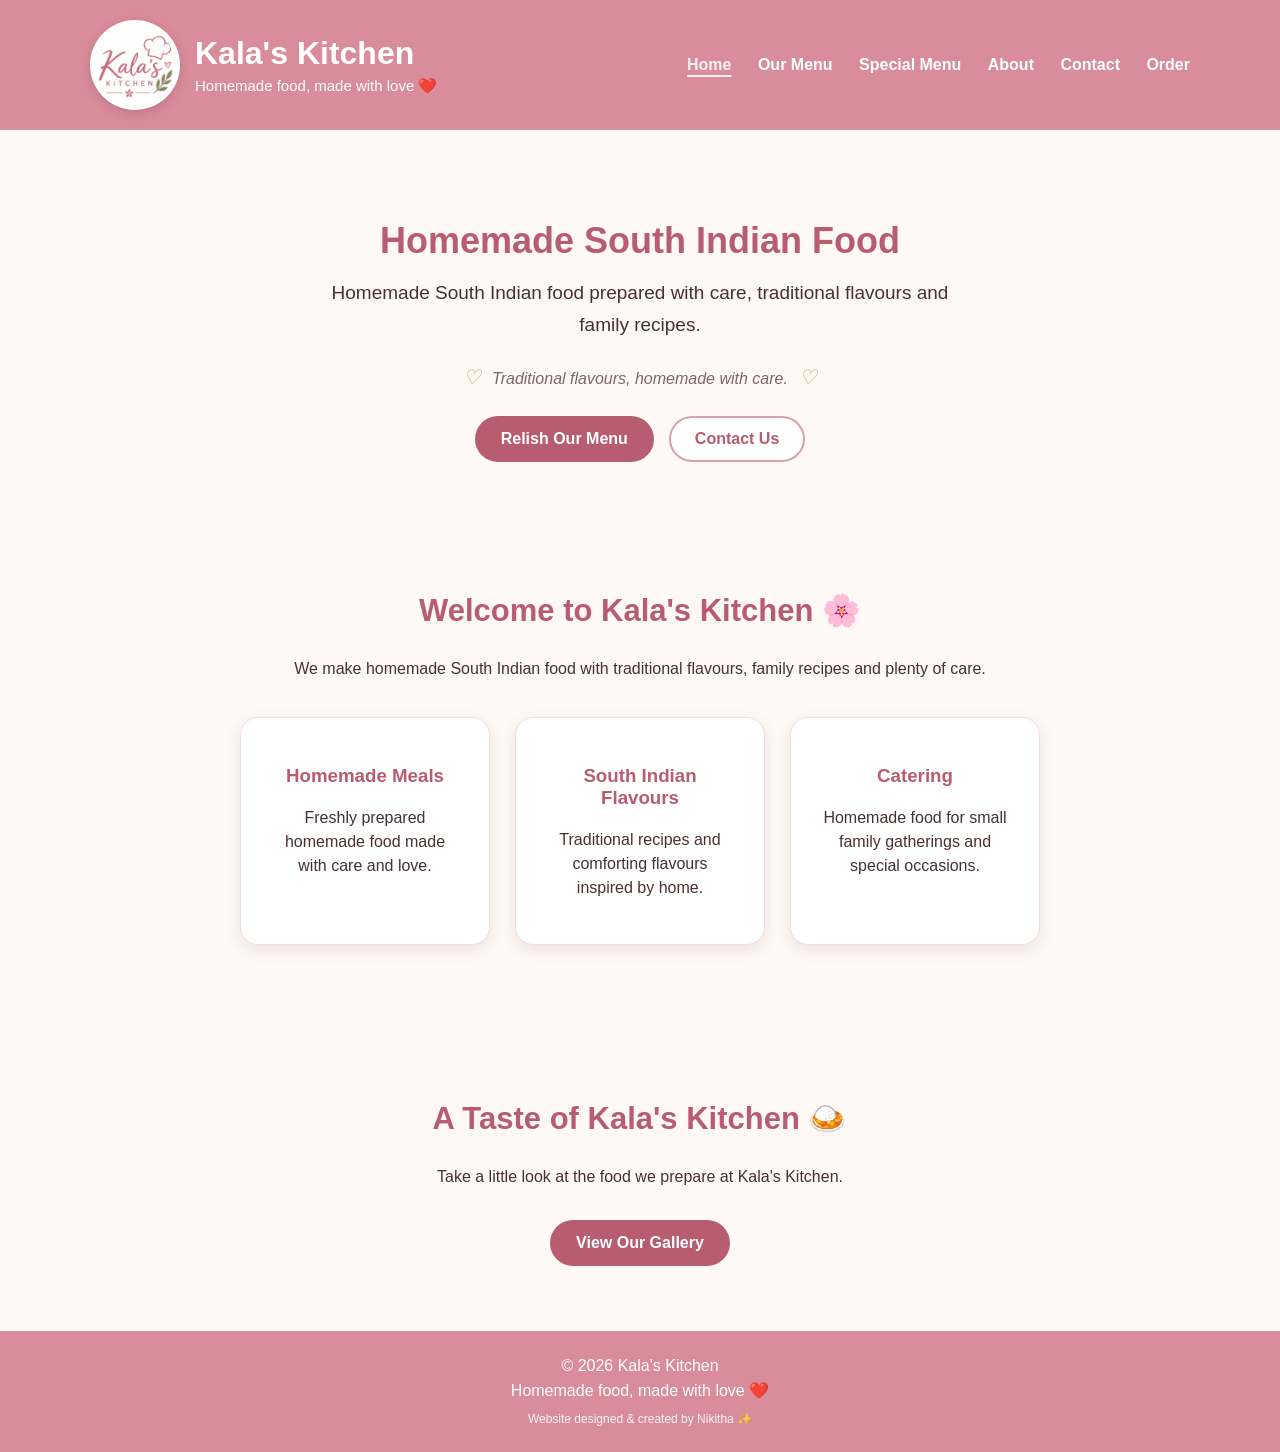
<file: index.html>
<!DOCTYPE html>
<html lang="en">

<head>
    <meta charset="UTF-8">
    <meta name="viewport" content="width=device-width, initial-scale=1.0">

    <title>Kala's Kitchen | Homemade South Indian Food</title>
    <meta name="description" content="Kala's Kitchen offers homemade South Indian food, freshly prepared with care for family, friends and special occasions.">
    
    <link rel="icon" type="image/png" href="logo.png?v=2">

    <link rel="stylesheet" href="style.css">

    <style>
        .hero-buttons {
            display: flex;
            justify-content: center;
            align-items: center;
            gap: 15px;
            margin-top: 22px;
            margin-bottom: 5px;
        }

        .hero-buttons .main-button,
        .hero-buttons .secondary-button {
            display: inline-block;
        }

        .hero {
            padding-bottom: 35px;
        }
    </style>

</head>

<body>

<!-- LOADING SCREEN -->

<div id="loader">

    <div class="loader-content">

        <img src="logo.png" alt="Kala's Kitchen">

        <p>Kala's Kitchen</p>

        <span>Homemade with love ❤️</span>

    </div>

</div>


<header>

    <div class="header-content">

        <div class="brand">

            <img src="logo.png" alt="Kala's Kitchen logo">

            <div>

                <h1>Kala's Kitchen</h1>

                <p>Homemade food, made with love ❤️</p>

            </div>

        </div>
    
<nav>
    <a href="index.html" class="active">Home</a>
    <a href="menu.html">Our Menu</a>
    <a href="special-menu.html">Special Menu</a>
    <a href="about.html">About</a>
    <a href="contact.html">Contact</a>
    <a href="order.html">Order</a>
</nav>

    </div>

</header>


<!-- HERO -->

<section class="hero">

    <h2>Homemade South Indian Food</h2>

    <p>
        Homemade South Indian food prepared with care,
        traditional flavours and family recipes.
    </p>

    <p class="hero-tagline">

        <span class="gold-heart">♡</span>

        Traditional flavours, homemade with care.

        <span class="gold-heart">♡</span>

    </p>


    <div class="hero-buttons">

        <a href="menu.html" class="main-button">
            Relish Our Menu
        </a>

        <a href="contact.html" class="secondary-button">
            Contact Us
        </a>

    </div>

</section>


<!-- WELCOME -->

<section class="section">

    <h2>Welcome to Kala's Kitchen 🌸</h2>

    <p>
        We make homemade South Indian food with traditional flavours,
        family recipes and plenty of care.
    </p>


    <div class="cards">

        <div class="card">

            <h3>Homemade Meals</h3>

            <p>
                Freshly prepared homemade food made with care and love.
            </p>

        </div>


        <div class="card">

            <h3>South Indian Flavours</h3>

            <p>
                Traditional recipes and comforting flavours inspired by home.
            </p>

        </div>


        <div class="card">

            <h3>Catering</h3>

            <p>
                Homemade food for small family gatherings and special occasions.
            </p>

        </div>

    </div>

</section>


<!-- A TASTE OF KALA'S KITCHEN -->

<section class="section">

    <h2>A Taste of Kala's Kitchen 🍛</h2>

    <p>
        Take a little look at the food we prepare at Kala's Kitchen.
    </p>

    <div class="section-button">

        <a href="about.html#gallery" class="main-button">
            View Our Gallery
        </a>

    </div>

</section>


<!-- FOOTER -->

<footer>

    <p>© 2026 Kala's Kitchen</p>

    <p>Homemade food, made with love ❤️</p>

    <p class="creator-credit">
        Website designed &amp; created by Nikitha ✨
    </p>

</footer>


<!-- LOADING SCREEN SCRIPT -->

<script>

    window.addEventListener("load", function () {

        setTimeout(function () {

            document.getElementById("loader").classList.add("loader-hidden");

        }, 900);

    });

</script>


    <!-- SCROLL TO TOP BUTTON -->

<button id="scrollTop" aria-label="Scroll to top">
    ↑
</button>

<script>

    const scrollTopButton = document.getElementById("scrollTop");

    window.addEventListener("scroll", function () {

        if (window.scrollY > 300) {
            scrollTopButton.classList.add("show");
        } else {
            scrollTopButton.classList.remove("show");
        }

    });

    scrollTopButton.addEventListener("click", function () {

        window.scrollTo({
            top: 0,
            behavior: "smooth"
        });

    });

</script>
    
</body>
</html>
</file>
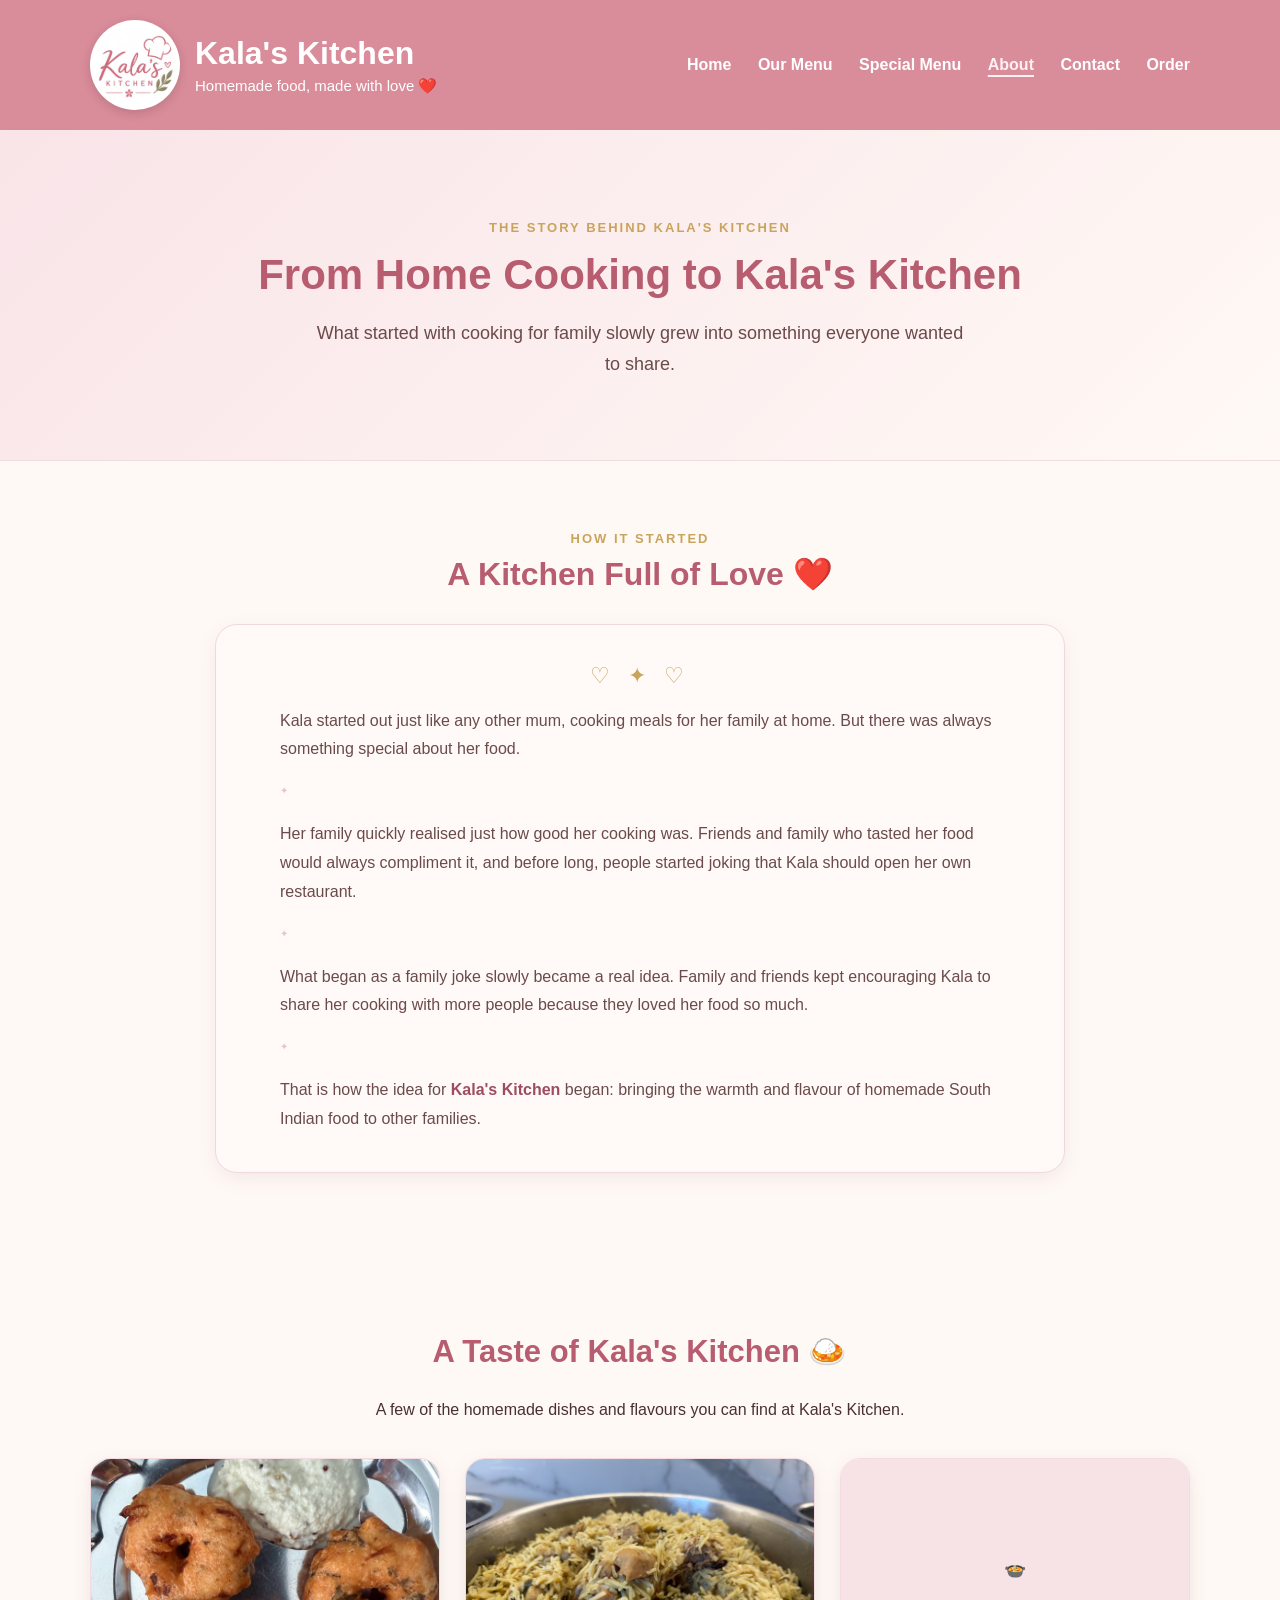
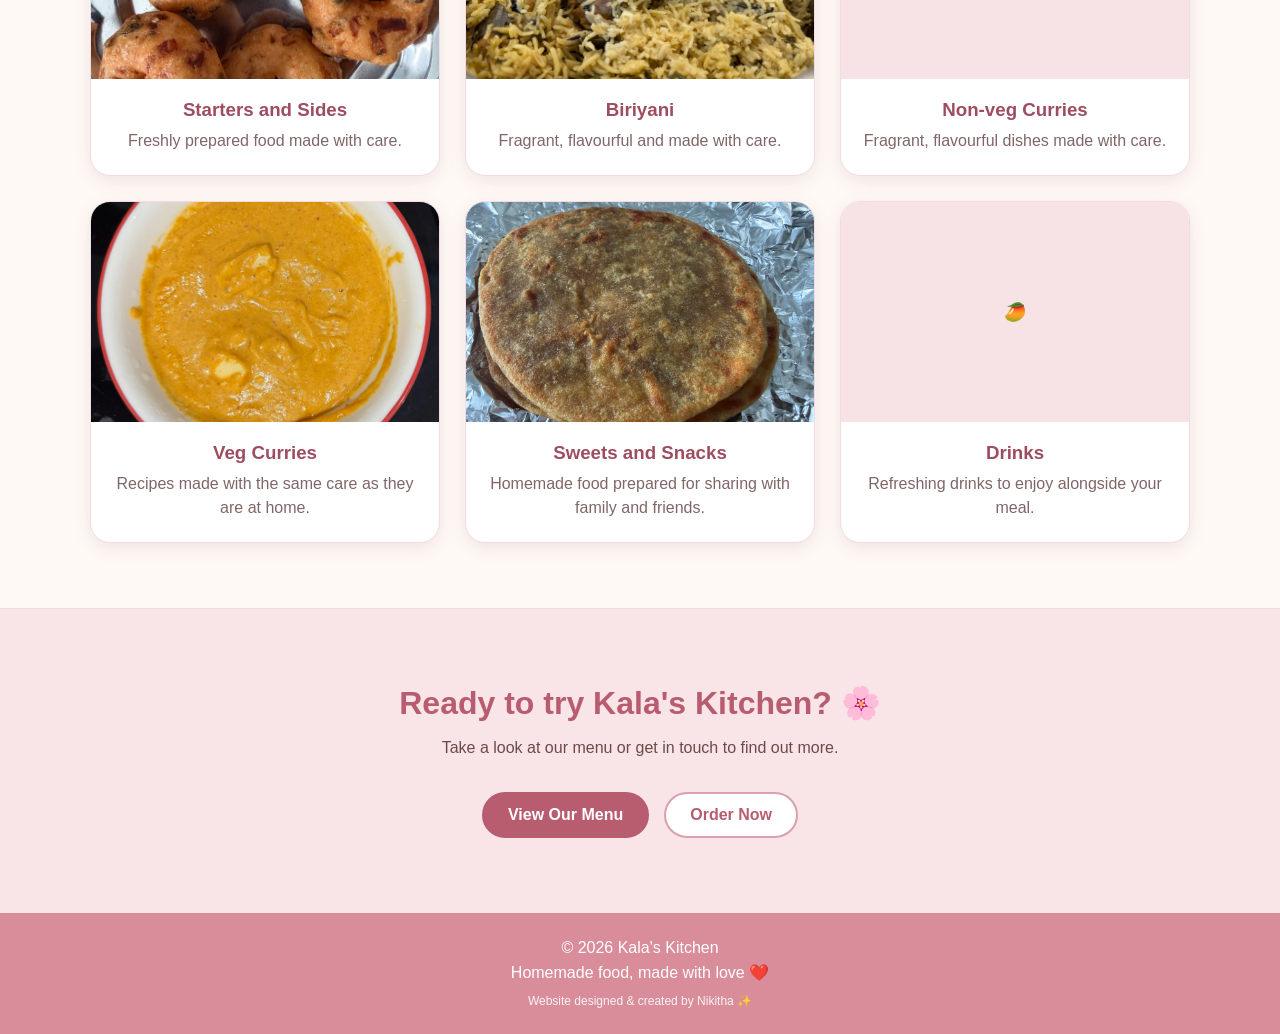
<file: about.html>
<!DOCTYPE html>
<html lang="en">

<head>
    <meta charset="UTF-8">
    <meta name="viewport" content="width=device-width, initial-scale=1.0">

    <title>About | Kala's Kitchen</title>
    <meta name="description" content="Learn the story behind Kala's Kitchen, a small family-run homemade South Indian food project made with love and care.">

    <link rel="icon" type="image/png" href="logo.png?v=2">
    <link rel="stylesheet" href="style.css">
</head>

<body>

    <!-- LOADING SCREEN -->

    <div id="loader">

        <div class="loader-content">

            <img src="logo.png" alt="Kala's Kitchen">

            <p>Kala's Kitchen</p>

            <span>Homemade with love ❤️</span>

        </div>

    </div>


    <!-- HEADER -->

    <header>
        <div class="header-content">

            <div class="brand">
                <img src="logo.png" alt="Kala's Kitchen logo">

                <div>
                    <h1>Kala's Kitchen</h1>
                    <p>Homemade food, made with love ❤️</p>
                </div>
            </div>

            <nav>
                <a href="index.html">Home</a>
                <a href="menu.html">Our Menu</a>
                <a href="special-menu.html">Special Menu</a>
                <a href="about.html" class="active">About</a>
                <a href="contact.html">Contact</a>
                <a href="order.html">Order</a>
            </nav>

        </div>
    </header>


    <!-- ABOUT HERO -->

    <section class="about-hero">
        <div class="about-hero-content">

            <p class="about-small-title">THE STORY BEHIND KALA'S KITCHEN</p>

            <h2>From Home Cooking to Kala's Kitchen</h2>

            <p>
                What started with cooking for family slowly grew into something
                everyone wanted to share.
            </p>

        </div>
    </section>


    <!-- OUR STORY -->

<section class="about-story-section" id="story">

    <div class="about-story-heading">

        <p class="about-small-title">HOW IT STARTED</p>

        <h2>A Kitchen Full of Love ❤️</h2>

    </div>


    <div class="about-story-main">

        <div class="story-decoration">♡ ✦ ♡</div>

        <p>
            Kala started out just like any other mum, cooking meals for her
            family at home. But there was always something special about her
            food.
        </p>

        <p>
            Her family quickly realised just how good her cooking was.
            Friends and family who tasted her food would always compliment
            it, and before long, people started joking that Kala should
            open her own restaurant.
        </p>

        <p>
            What began as a family joke slowly became a real idea. Family
            and friends kept encouraging Kala to share her cooking with
            more people because they loved her food so much.
        </p>

        <p>
            That is how the idea for <strong>Kala's Kitchen</strong> began:
            bringing the warmth and flavour of homemade South Indian food
            to other families.
        </p>

    </div>

</section>


    <!-- FOOD GALLERY -->

    <section class="section" id="gallery">

        <h2>A Taste of Kala's Kitchen 🍛</h2>

        <p>
            A few of the homemade dishes and flavours you can find at
            Kala's Kitchen.
        </p>

        <div class="food-gallery-grid" id="foodGallery">
            <p>Loading our food gallery…</p>
        </div>
        <script>
        fetch("data/gallery.json")
            .then(response => { if (!response.ok) throw new Error("Gallery unavailable"); return response.json(); })
            .then(photos => {
                const gallery = document.getElementById("foodGallery");
                gallery.textContent = "";
                photos.forEach(photo => {
                    const card = document.createElement("div");
                    card.className = "food-photo-card";
                    const frame = document.createElement("div");
                    frame.className = "food-photo-placeholder";

                    if (photo.image && photo.image.trim()) {
                        const image = document.createElement("img");
                        image.className = "food-photo-image";
                        image.src = photo.image;
                        image.alt = photo.image_alt || photo.title || "Food from Kala's Kitchen";
                        frame.appendChild(image);
                    } else {
                        frame.textContent = photo.placeholder || "🍽️ Photo coming soon";
                        frame.setAttribute("aria-label", "Photo coming soon");
                    }

                    const title = document.createElement("h3");
                    title.textContent = photo.title || "";
                    const caption = document.createElement("p");
                    caption.textContent = photo.description || "";
                    card.append(frame, title, caption);
                    gallery.appendChild(card);
                });
            })
            .catch(() => {
                document.getElementById("foodGallery").textContent = "Our gallery is being refreshed. Please check back soon.";
            });
        </script>

    </section>


    <!-- FINAL CTA -->

    <section class="about-final">

        <h2>Ready to try Kala's Kitchen? 🌸</h2>

        <p>
            Take a look at our menu or get in touch to find out more.
        </p>

        <div class="hero-buttons">

            <a href="menu.html" class="main-button">
                View Our Menu
            </a>

            <a href="order.html" class="secondary-button">
                Order Now
            </a>

        </div>

    </section>


    <!-- FOOTER -->

    <footer>

        <p>© 2026 Kala's Kitchen</p>

        <p>Homemade food, made with love ❤️</p>

        <p class="creator-credit">
            Website designed &amp; created by Nikitha ✨
        </p>

    </footer>


    <!-- LOADING SCREEN SCRIPT -->

    <script>

        window.addEventListener("load", function () {

            setTimeout(function () {

                document.getElementById("loader").classList.add("loader-hidden");

            }, 900);

        });

    </script>


    <!-- SCROLL TO TOP BUTTON -->

<button id="scrollTop" aria-label="Scroll to top">
    ↑
</button>

<script>

    const scrollTopButton = document.getElementById("scrollTop");

    window.addEventListener("scroll", function () {

        if (window.scrollY > 300) {
            scrollTopButton.classList.add("show");
        } else {
            scrollTopButton.classList.remove("show");
        }

    });

    scrollTopButton.addEventListener("click", function () {

        window.scrollTo({
            top: 0,
            behavior: "smooth"
        });

    });

</script>
    
</body>

</html>
</file>
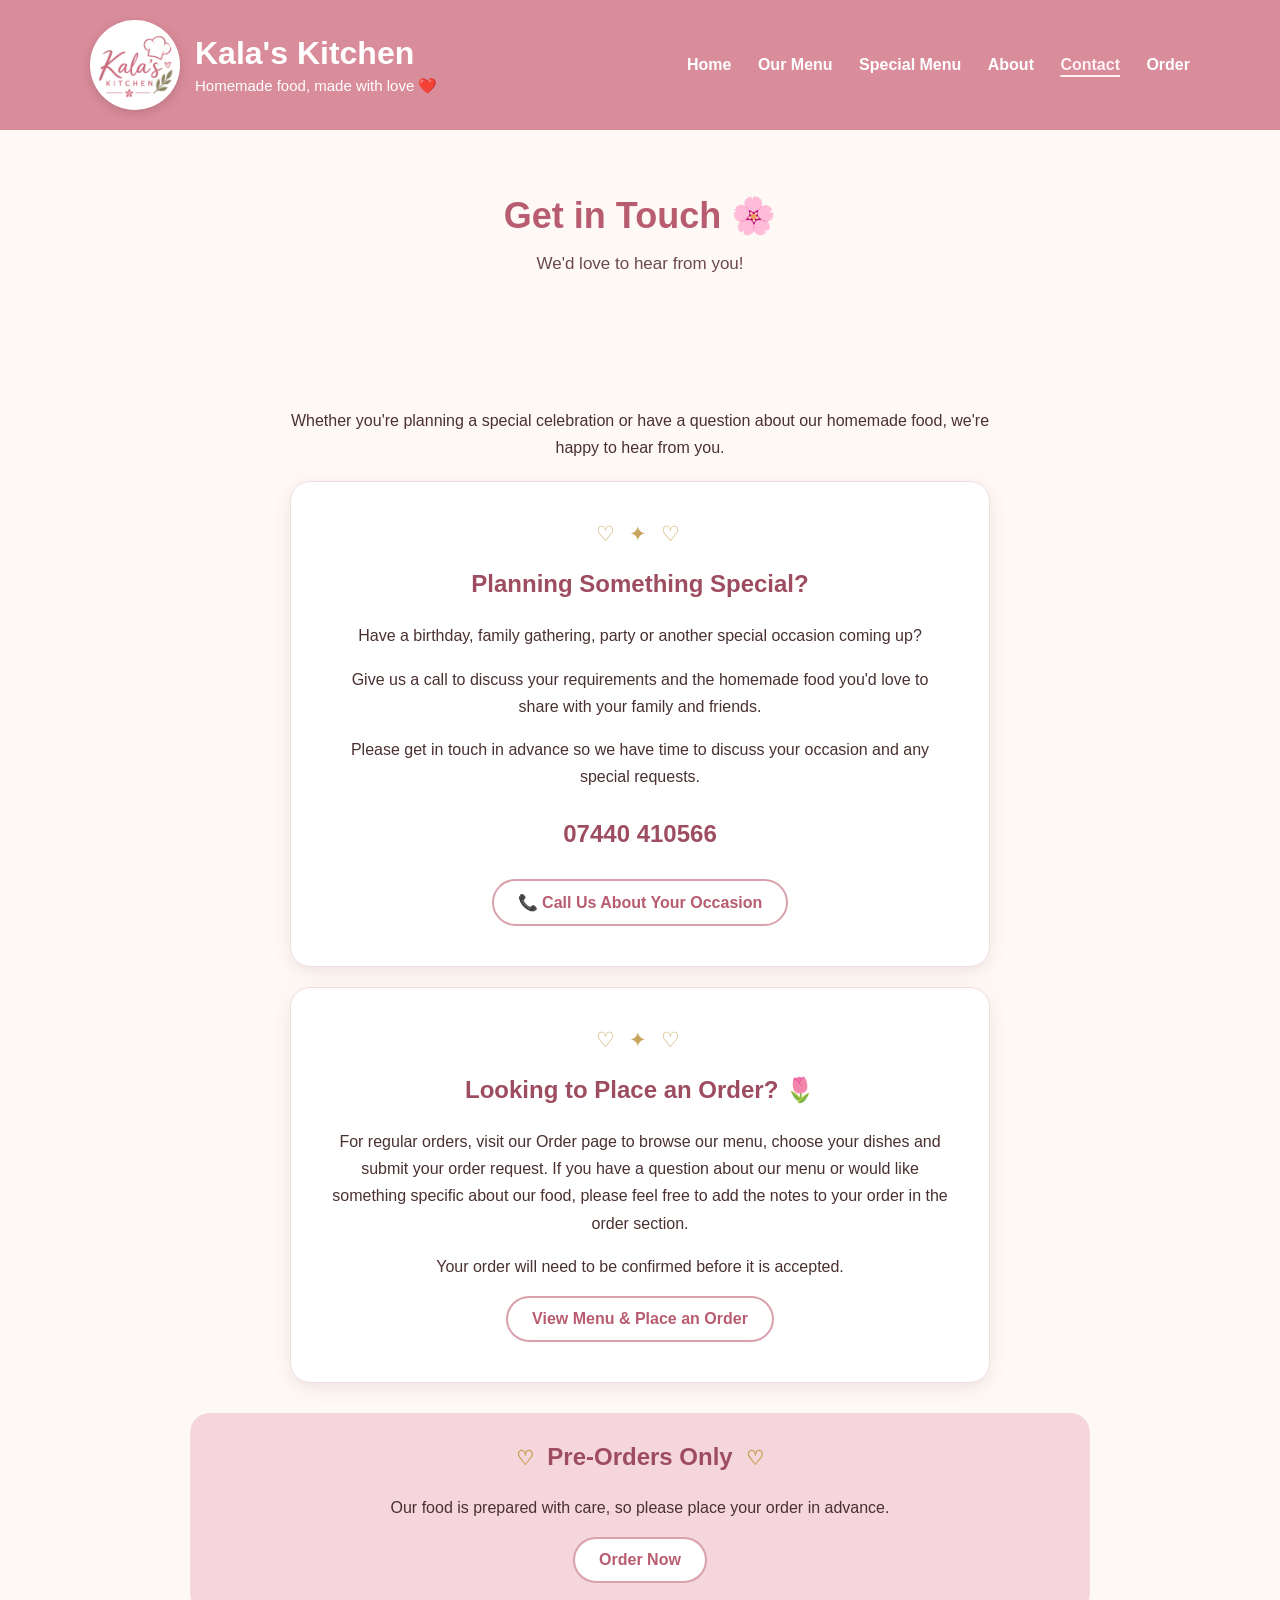
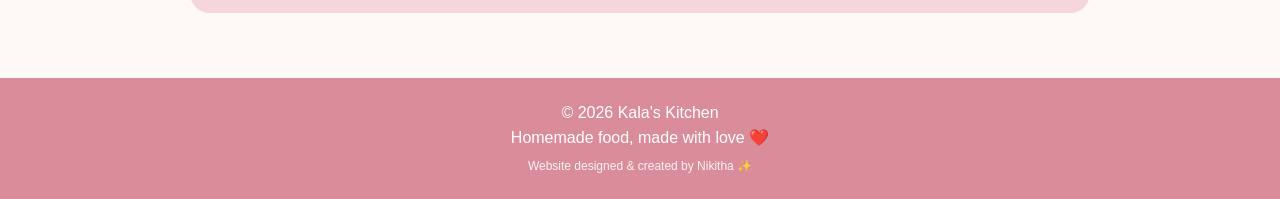
<file: contact.html>
<!DOCTYPE html>
<html lang="en">

<head>
    <meta charset="UTF-8">
    <meta name="viewport" content="width=device-width, initial-scale=1.0">

    <title>Contact Us | Kala's Kitchen</title>
    <meta name="description" content="Contact Kala's Kitchen about special occasions, family gatherings and catering enquiries. For regular orders, visit our Order page.">

    <link rel="icon" type="image/png" href="logo.png?v=2">
    <link rel="stylesheet" href="style.css">
</head>

<body>

<!-- LOADING SCREEN -->

<div id="loader">
    <div class="loader-content">
        <img src="logo.png" alt="Kala's Kitchen">
        <p>Kala's Kitchen</p>
        <span>Homemade with love ❤️</span>
    </div>
</div>


<!-- HEADER -->

<header>
    <div class="header-content">

        <div class="brand">
            <img src="logo.png" alt="Kala's Kitchen logo">

            <div>
                <h1>Kala's Kitchen</h1>
                <p>Homemade food, made with love ❤️</p>
            </div>
        </div>

        <nav>
            <a href="index.html">Home</a>
            <a href="menu.html">Our Menu</a>
            <a href="special-menu.html">Special Menu</a>
            <a href="about.html">About</a>
            <a href="contact.html" class="active">Contact</a>
            <a href="order.html">Order</a>
        </nav>

    </div>
</header>


<!-- PAGE TITLE -->

<section class="page-title">
    <h2>Get in Touch 🌸</h2>

    <p>
        We'd love to hear from you!
    </p>
</section>


<!-- CONTACT SECTION -->

<section class="section">

    <p>
        Whether you're planning a special celebration or have
        a question about our homemade food, we're happy to hear
        from you.
    </p>


    <!-- SPECIAL OCCASIONS -->

    <div class="contact-box">

        <div class="heart-line">♡ ✦ ♡</div>

        <h3>Planning Something Special?</h3>

        <p>
            Have a birthday, family gathering, party or another
            special occasion coming up?
        </p>

        <p>
            Give us a call to discuss your requirements and the
            homemade food you'd love to share with your
            family and friends.
        </p>

        <p>
            Please get in touch in advance so we have time
            to discuss your occasion and any special requests.
        </p>

        <p class="contact-phone">
            <a href="tel:07440410566"
               style="color: inherit; text-decoration: none;">
                07440 410566
            </a>
        </p>

        <a href="tel:07440410566" class="secondary-button">
            📞 Call Us About Your Occasion
        </a>

    </div>


    <!-- REGULAR ORDERS -->

    <div class="contact-box">

        <div class="heart-line">♡ ✦ ♡</div>

        <h3>Looking to Place an Order? 🌷</h3>

        <p>
            For regular orders, visit our Order page to browse
            our menu, choose your dishes and submit your
            order request. If you have a question about our menu or would like
            something specific about our food, please feel free
            to add the notes to your order in the order section.
        </p>

        <p>
            Your order will need to be confirmed before it
            is accepted.
        </p>

        <a href="order.html" class="secondary-button">
            View Menu &amp; Place an Order
        </a>

    </div>


<!-- PRE-ORDERS NOTICE -->

<section class="preorder-box">

    <h3>
        <span class="gold-heart">♡</span>
        Pre-Orders Only
        <span class="gold-heart">♡</span>
    </h3>

    <p>
        Our food is prepared with care, so please place
        your order in advance.
    </p>

    <a href="order.html" class="secondary-button">
        Order Now
    </a>

</section>
</section>


<!-- FOOTER -->

<footer>

    <p>© 2026 Kala's Kitchen</p>

    <p>Homemade food, made with love ❤️</p>

    <p class="creator-credit">
        Website designed &amp; created by Nikitha ✨
    </p>

</footer>


<!-- LOADING SCREEN SCRIPT -->

<script>
    window.addEventListener("load", function () {

        setTimeout(function () {
            document.getElementById("loader")
                .classList.add("loader-hidden");
        }, 900);

    });
</script>


<!-- SCROLL TO TOP BUTTON -->

<button id="scrollTop" aria-label="Scroll to top">
    ↑
</button>

<script>
    const scrollTopButton = document.getElementById("scrollTop");

    window.addEventListener("scroll", function () {

        if (window.scrollY > 300) {
            scrollTopButton.classList.add("show");
        } else {
            scrollTopButton.classList.remove("show");
        }

    });

    scrollTopButton.addEventListener("click", function () {

        window.scrollTo({
            top: 0,
            behavior: "smooth"
        });

    });
</script>

</body>
</html>
</file>
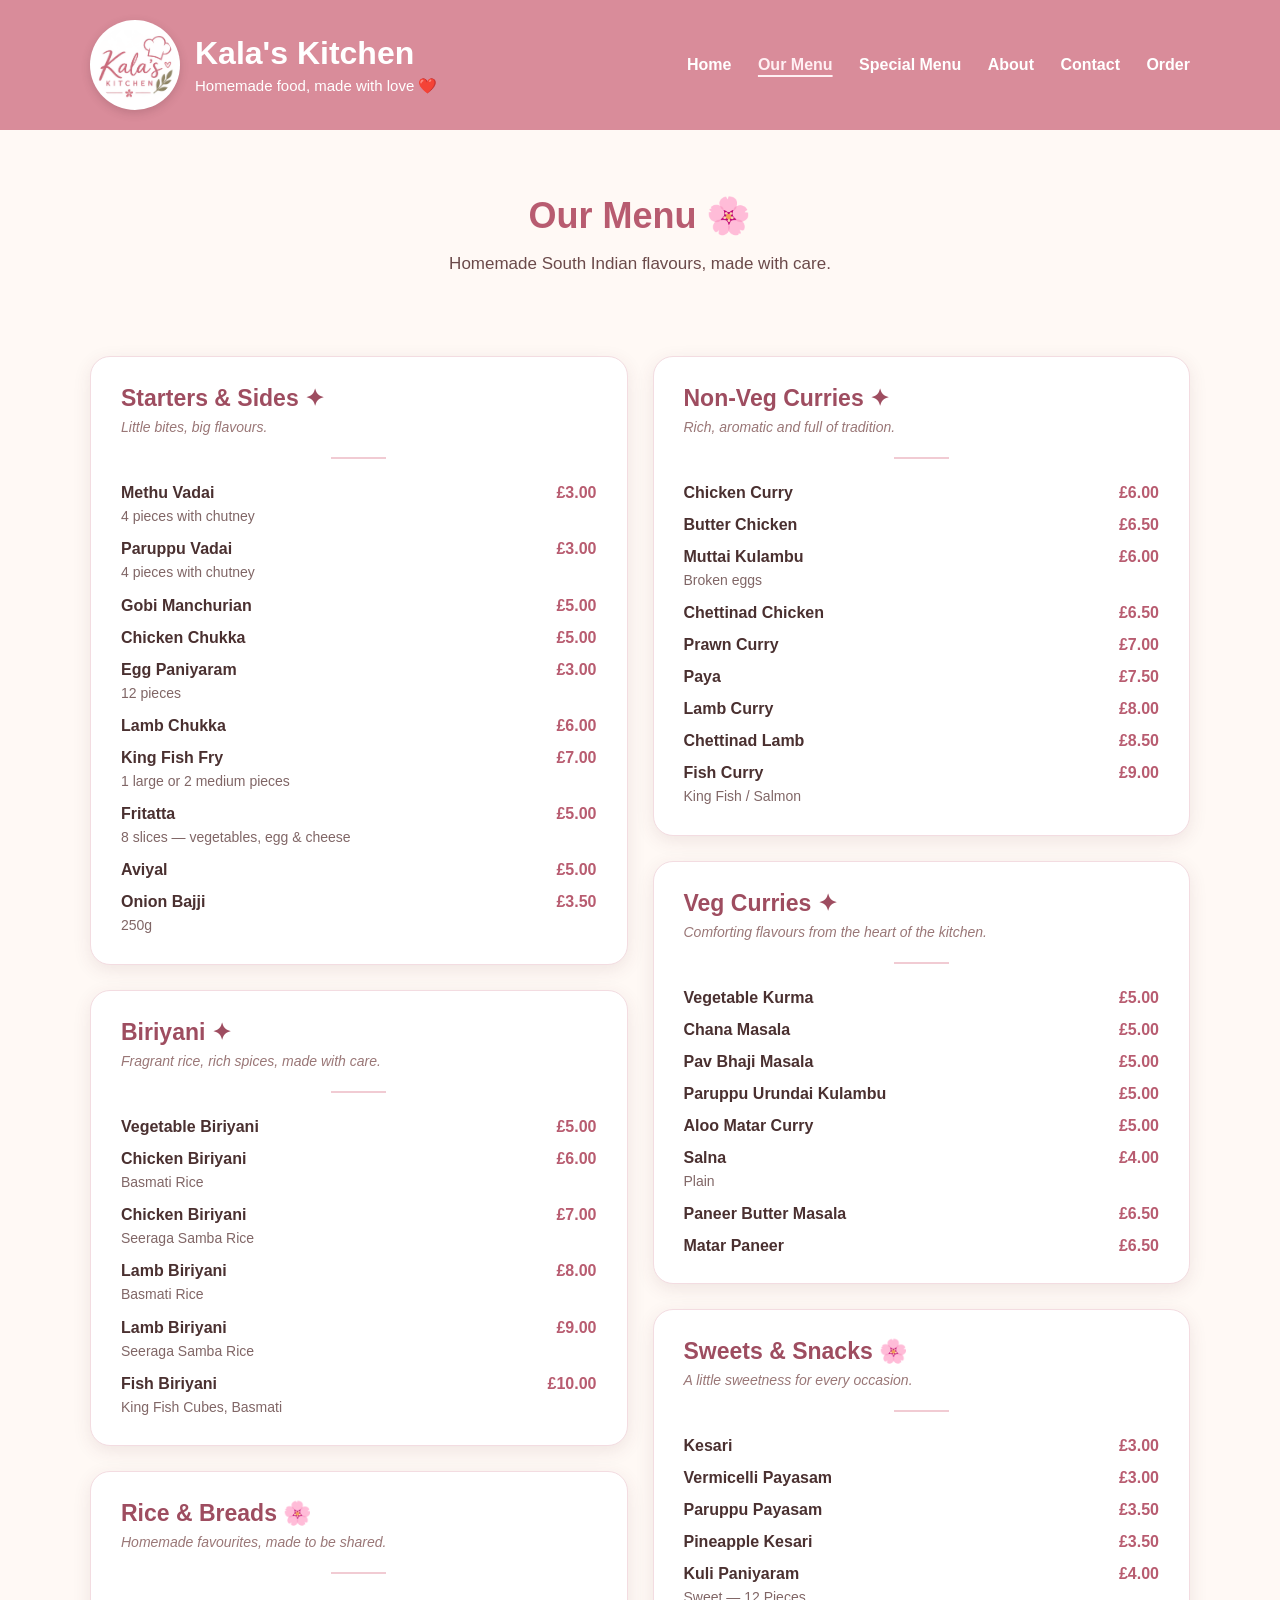
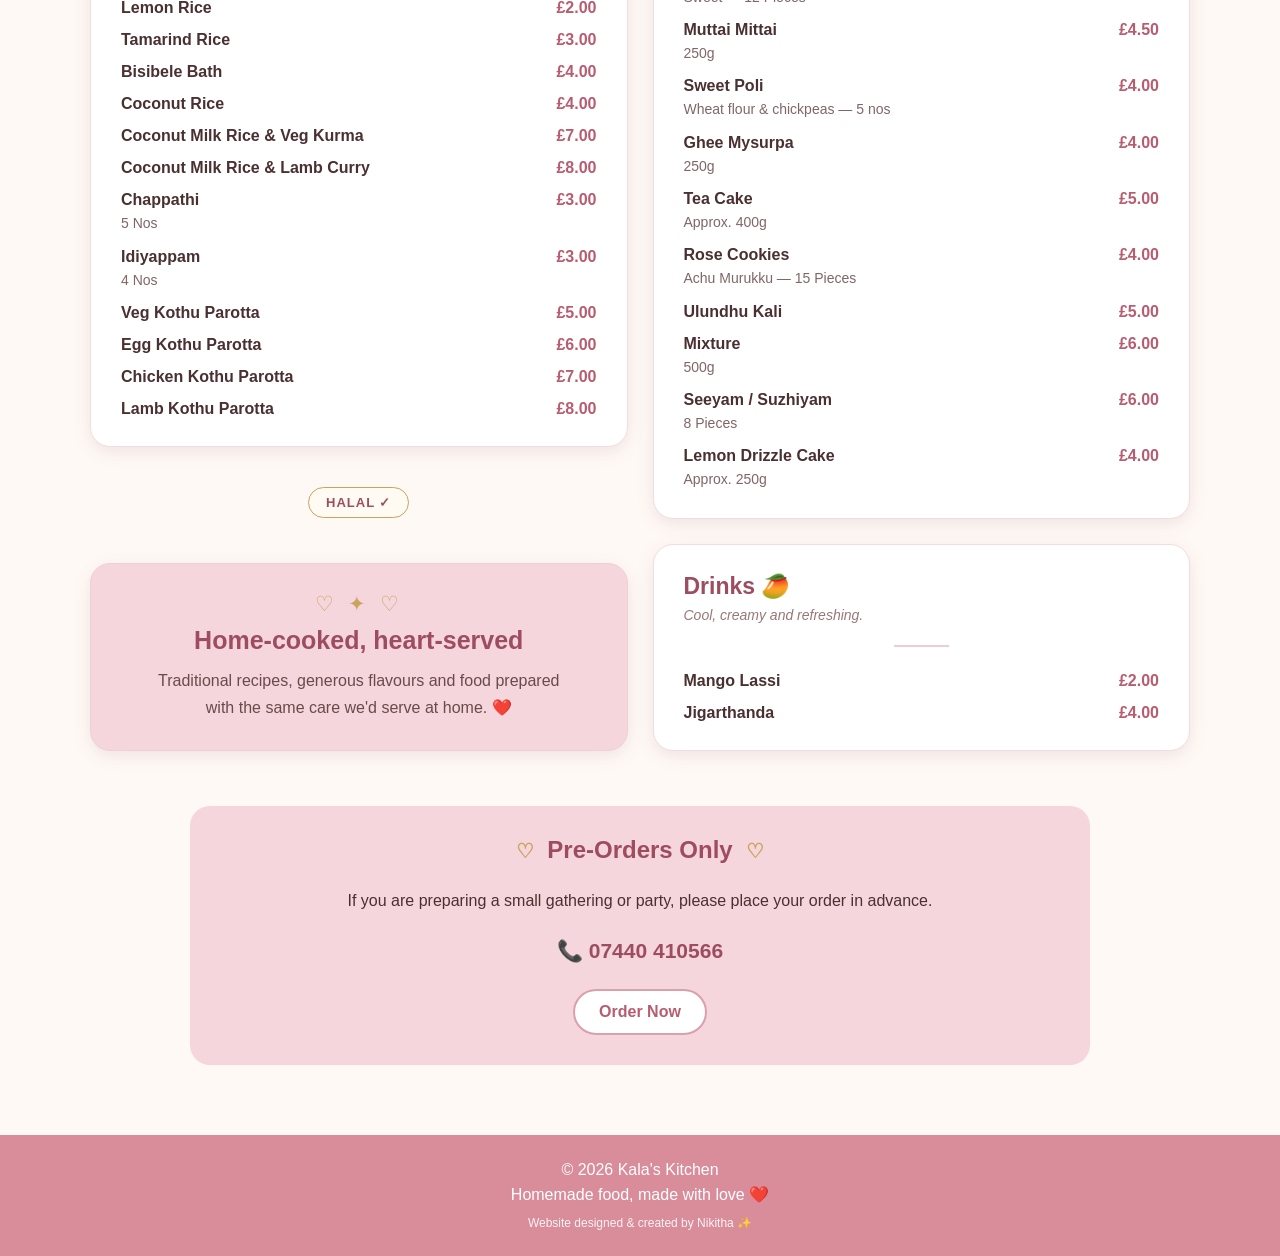
<file: menu.html>
<!DOCTYPE html>
<html lang="en">
<head>
    <meta charset="UTF-8">
    <meta name="viewport" content="width=device-width, initial-scale=1.0">
    <title>Our Menu | Kala's Kitchen</title>
    <meta name="description" content="Explore the Kala's Kitchen menu, featuring homemade South Indian biriyani, curries, rice dishes, breads, sweets, snacks and drinks.">
    <link rel="icon" type="image/png" href="logo.png?v=2">
    <link rel="stylesheet" href="style.css">
</head>
<body>
<div id="loader">
    <div class="loader-content">
        <img src="logo.png" alt="Kala's Kitchen">
        <p>Kala's Kitchen</p>
        <span>Homemade with love ❤️</span>
    </div>
</div>
<header>
    <div class="header-content">
        <div class="brand">
            <img src="logo.png" alt="Kala's Kitchen logo">
            <div><h1>Kala's Kitchen</h1><p>Homemade food, made with love ❤️</p></div>
        </div>
        <nav>
            <a href="index.html">Home</a>
            <a href="menu.html" class="active">Our Menu</a>
            <a href="special-menu.html">Special Menu</a>
            <a href="about.html">About</a>
            <a href="contact.html">Contact</a>
            <a href="order.html">Order</a>
        </nav>
    </div>
</header>
<section class="page-title">
    <h2>Our Menu 🌸</h2>
    <p>Homemade South Indian flavours, made with care.</p>
</section>
<section class="menu-section">
    <div class="menu-grid" id="menuGrid">
        <div class="menu-column" id="menuColumnLeft"></div>
        <div class="menu-column" id="menuColumnRight"></div>
    </div>
    <div class="preorder-box">
        <h3><span class="gold-heart">♡</span> Pre-Orders Only <span class="gold-heart">♡</span></h3>
        <p>If you are preparing a small gathering or party, please place your order in advance.</p>
        <p class="phone">📞 07440 410566</p>
        <a href="order.html" class="secondary-button">Order Now</a>
    </div>
</section>
<footer>
    <p>© 2026 Kala's Kitchen</p>
    <p>Homemade food, made with love ❤️</p>
    <p class="creator-credit">Website designed &amp; created by Nikitha ✨</p>
</footer>
<button id="scrollTop" aria-label="Scroll to top">↑</button>
<script>
const categoryDetails = [
    { name: "Starters & Sides ✦", tagline: "Little bites, big flavours.", column: "left" },
    { name: "Biriyani ✦", tagline: "Fragrant rice, rich spices, made with care.", column: "left" },
    { name: "Rice & Breads 🌸", tagline: "Homemade favourites, made to be shared.", column: "left" },
    { name: "Non-Veg Curries ✦", tagline: "Rich, aromatic and full of tradition.", column: "right" },
    { name: "Veg Curries ✦", tagline: "Comforting flavours from the heart of the kitchen.", column: "right" },
    { name: "Sweets & Snacks 🌸", tagline: "A little sweetness for every occasion.", column: "right" },
    { name: "Drinks 🥭", tagline: "Cool, creamy and refreshing.", column: "right" }
];
function makeMenuCard(category, items) {
    const card = document.createElement("div");
    card.className = "menu-card";
    const heading = document.createElement("h3");
    heading.textContent = category.name;
    card.appendChild(heading);
    const tagline = document.createElement("p");
    tagline.className = "menu-tagline";
    tagline.textContent = category.tagline;
    card.appendChild(tagline);
    const divider = document.createElement("hr");
    divider.className = "menu-divider";
    card.appendChild(divider);
    items.filter(item => item.available !== false).forEach(item => {
        const row = document.createElement("div");
        row.className = "menu-item";
        const top = document.createElement("div");
        top.className = "menu-item-top";
        const name = document.createElement("span");
        name.textContent = item.name || "";
        const price = document.createElement("span");
        price.className = "menu-price";
        const numericPrice = Number(item.price);
        price.textContent = Number.isFinite(numericPrice) ? "£" + numericPrice.toFixed(2) : "";
        top.append(name, price);
        row.appendChild(top);
        if (item.description) {
            const description = document.createElement("p");
            description.className = "menu-description";
            description.textContent = item.description;
            row.appendChild(description);
        }
        card.appendChild(row);
    });
    return card;
}
fetch("data/menu-items.json")
    .then(response => { if (!response.ok) throw new Error("Menu data unavailable"); return response.json(); })
    .then(items => {
        const left = document.getElementById("menuColumnLeft");
        const right = document.getElementById("menuColumnRight");
        categoryDetails.forEach(category => {
            const card = makeMenuCard(category, items.filter(item => item.category === category.name));
            (category.column === "left" ? left : right).appendChild(card);
        });
        const halal = document.createElement("div");
        halal.className = "halal-feature";
        halal.innerHTML = '<span class="halal-badge">HALAL ✓</span>';
        left.appendChild(halal);
        const heart = document.createElement("div");
        heart.className = "menu-card heart-feature align-with-bottom-of-drinks";
        heart.innerHTML = '<div class="heart-line">♡ ✦ ♡</div><h3>Home-cooked, heart-served</h3><p>Traditional recipes, generous flavours and food prepared with the same care we\'d serve at home. ❤️</p>';
        left.appendChild(heart);
        alignHeartCard();
    })
    .catch(error => {
        document.getElementById("menuGrid").innerHTML = '<p class="menu-load-error">Our menu is temporarily unavailable. Please check back soon or contact us.</p>';
        console.error(error);
    });
function alignHeartCard() {
    const heartCard = document.querySelector(".align-with-bottom-of-drinks");
    const drinks = [...document.querySelectorAll(".menu-card")].find(card => card.querySelector("h3")?.textContent.includes("Drinks"));
    if (!heartCard || !drinks) return;
    if (window.innerWidth > 750) {
        const difference = drinks.getBoundingClientRect().bottom - heartCard.getBoundingClientRect().bottom;
        heartCard.style.marginTop = Math.max(0, difference) + "px";
    } else heartCard.style.marginTop = "0";
}
window.addEventListener("load", () => {
    const loader = document.getElementById("loader");
    if (loader) setTimeout(() => loader.classList.add("loader-hidden"), 900);
});
window.addEventListener("resize", alignHeartCard);
const scrollTopButton = document.getElementById("scrollTop");
window.addEventListener("scroll", () => {
    if (window.scrollY > 300) scrollTopButton.classList.add("show");
    else scrollTopButton.classList.remove("show");
});
scrollTopButton.addEventListener("click", () => window.scrollTo({ top: 0, behavior: "smooth" }));
</script>
</body>
</html>
</file>
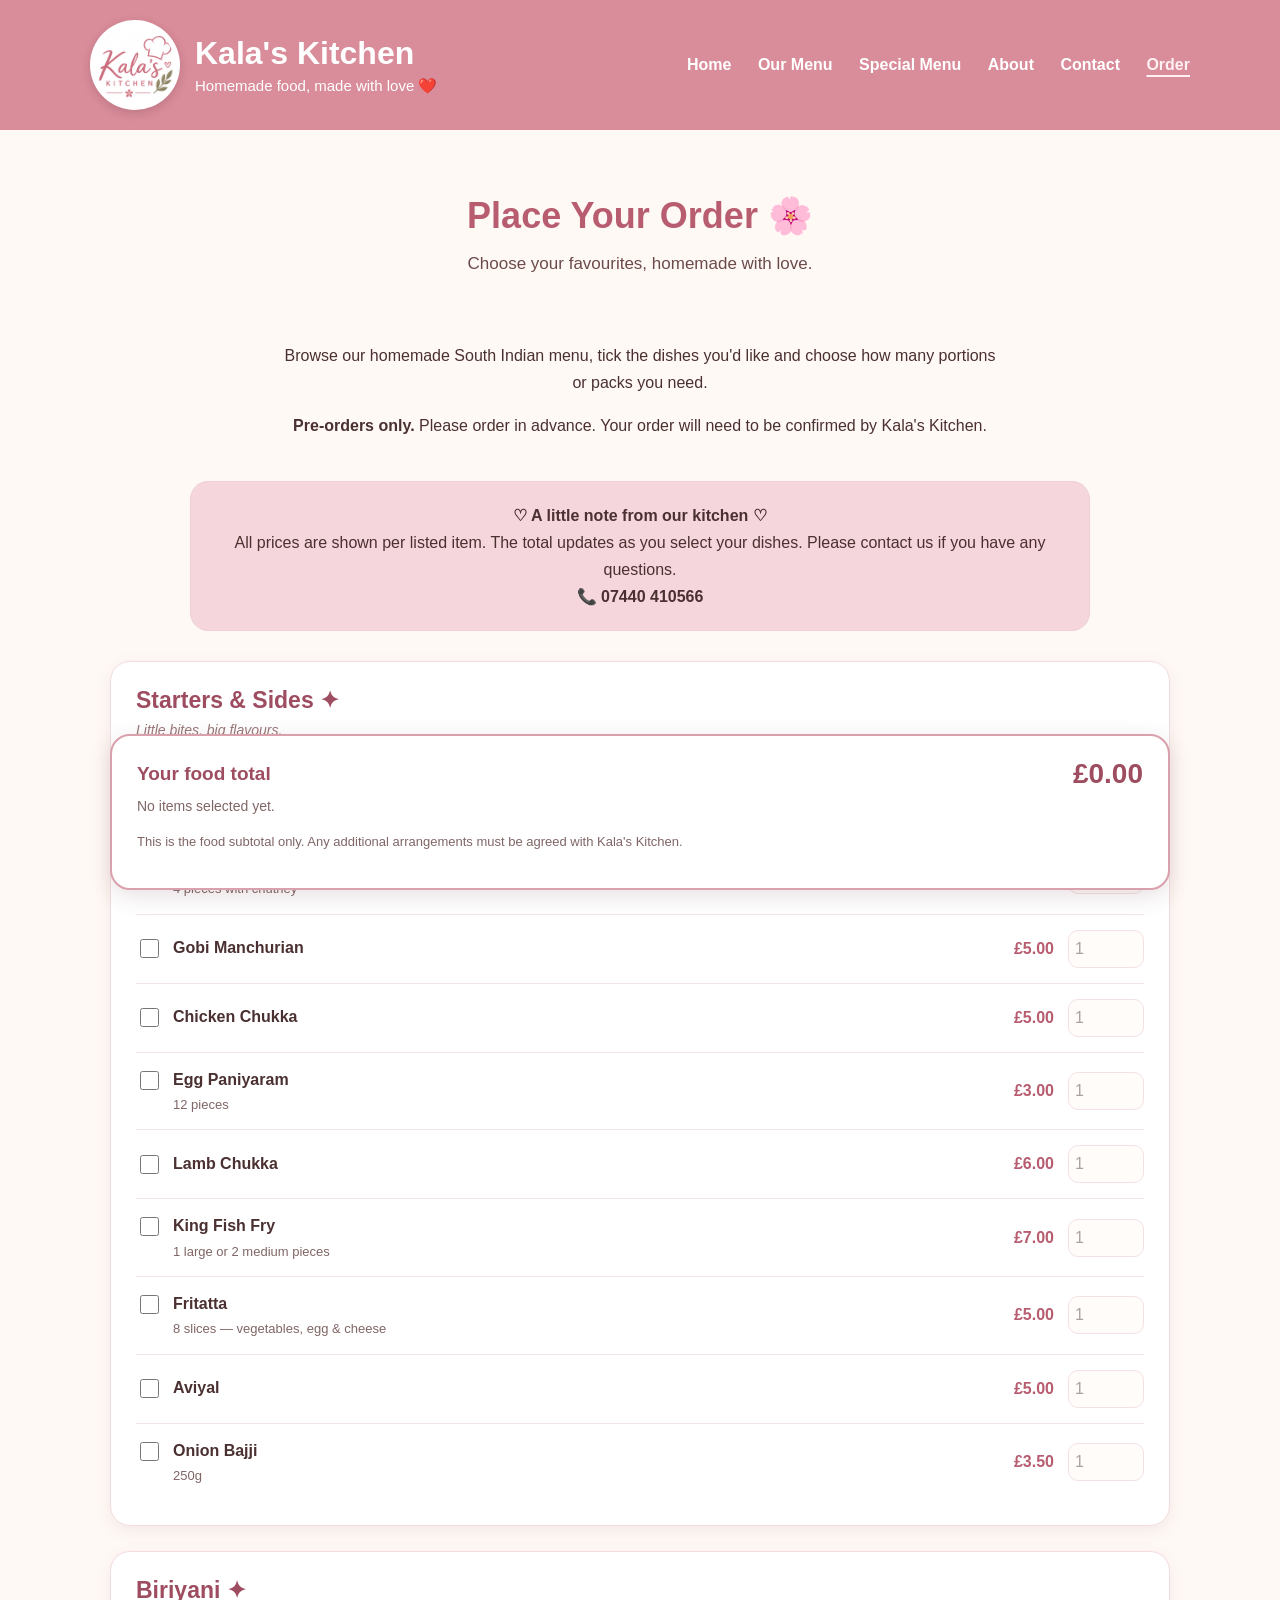
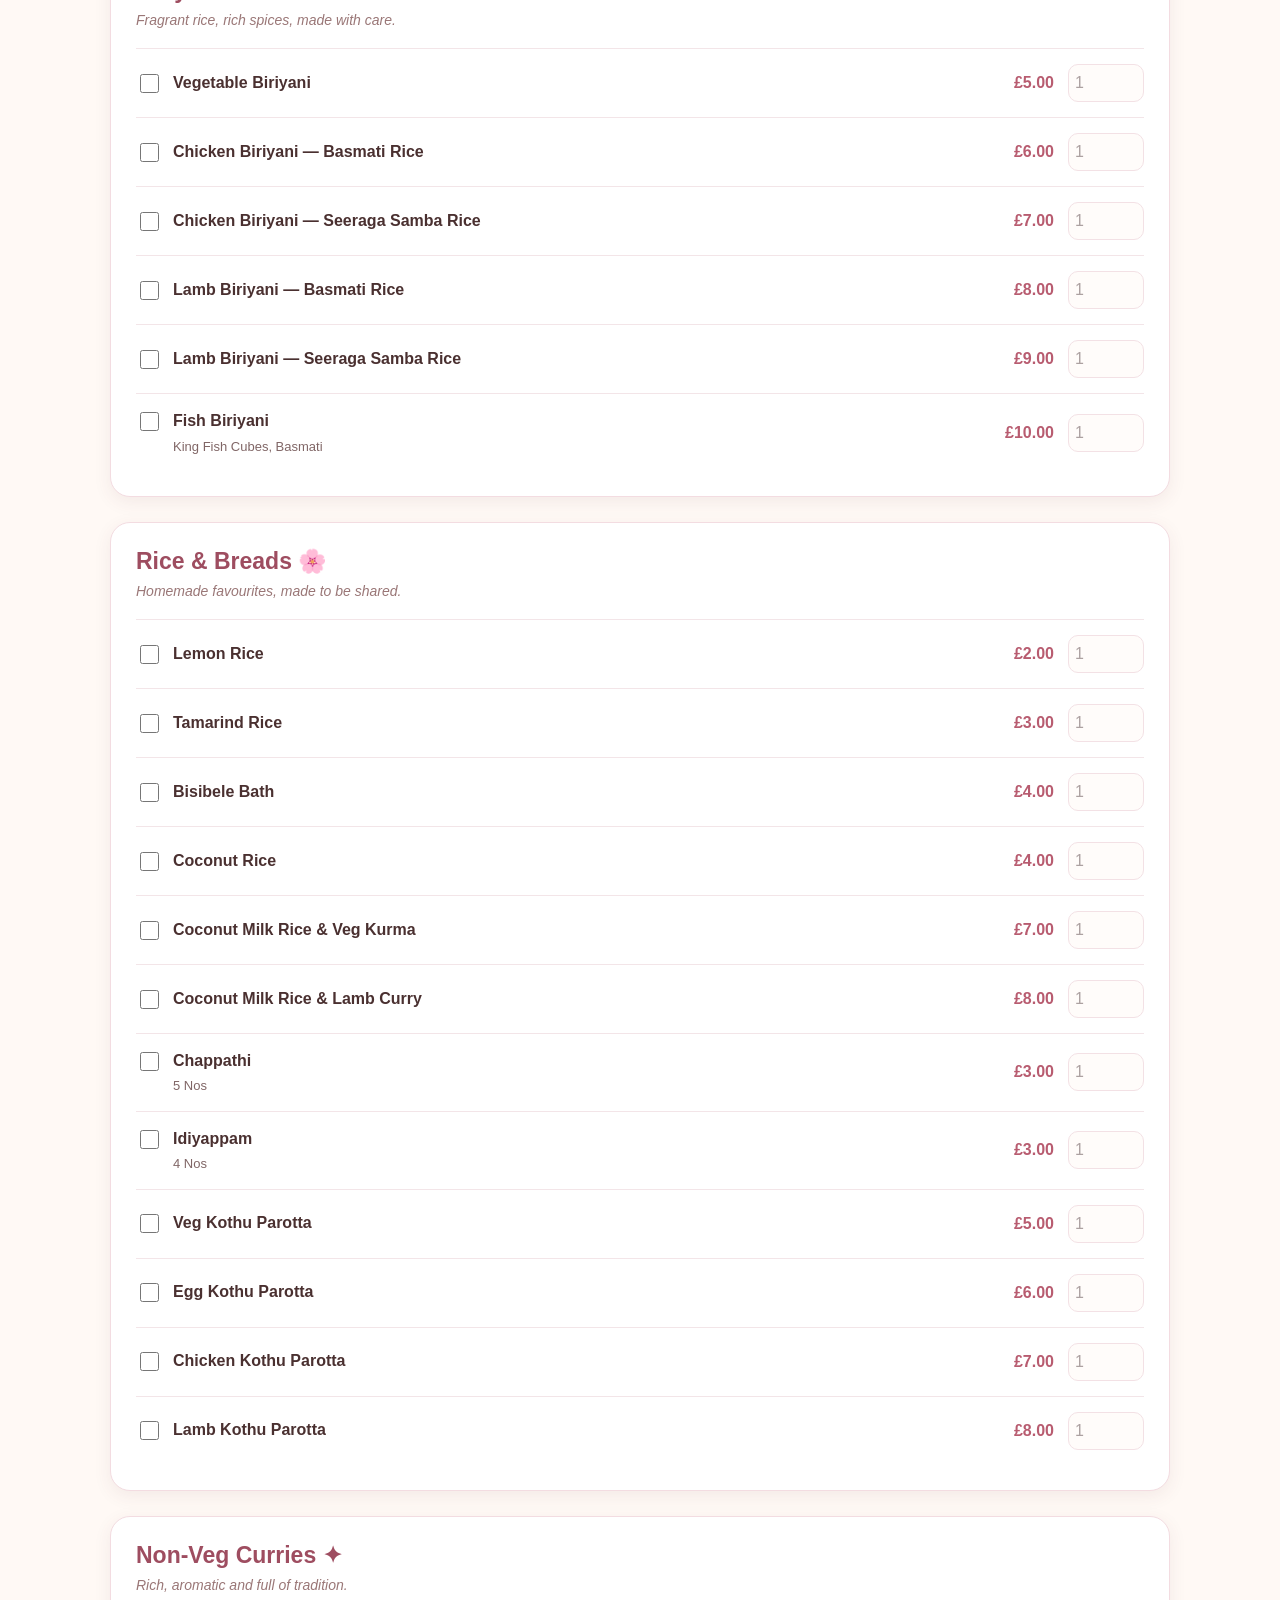
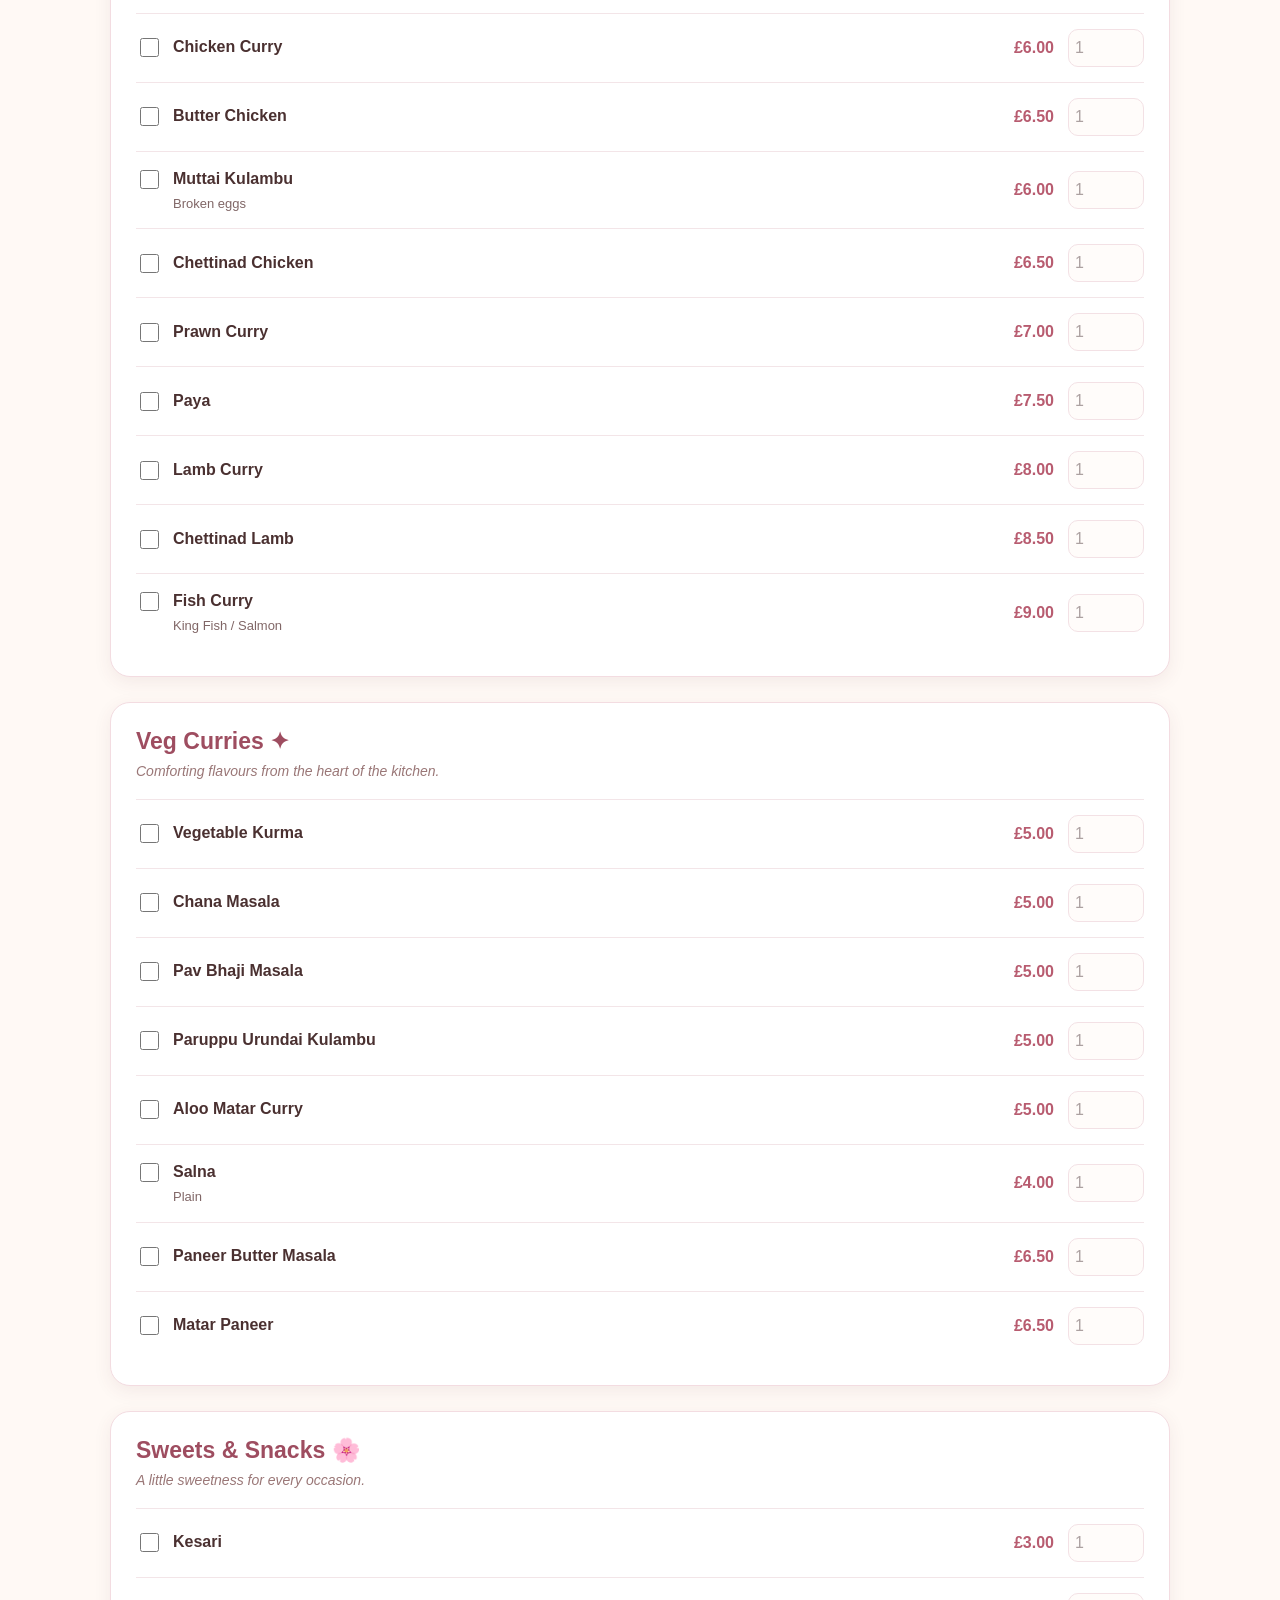
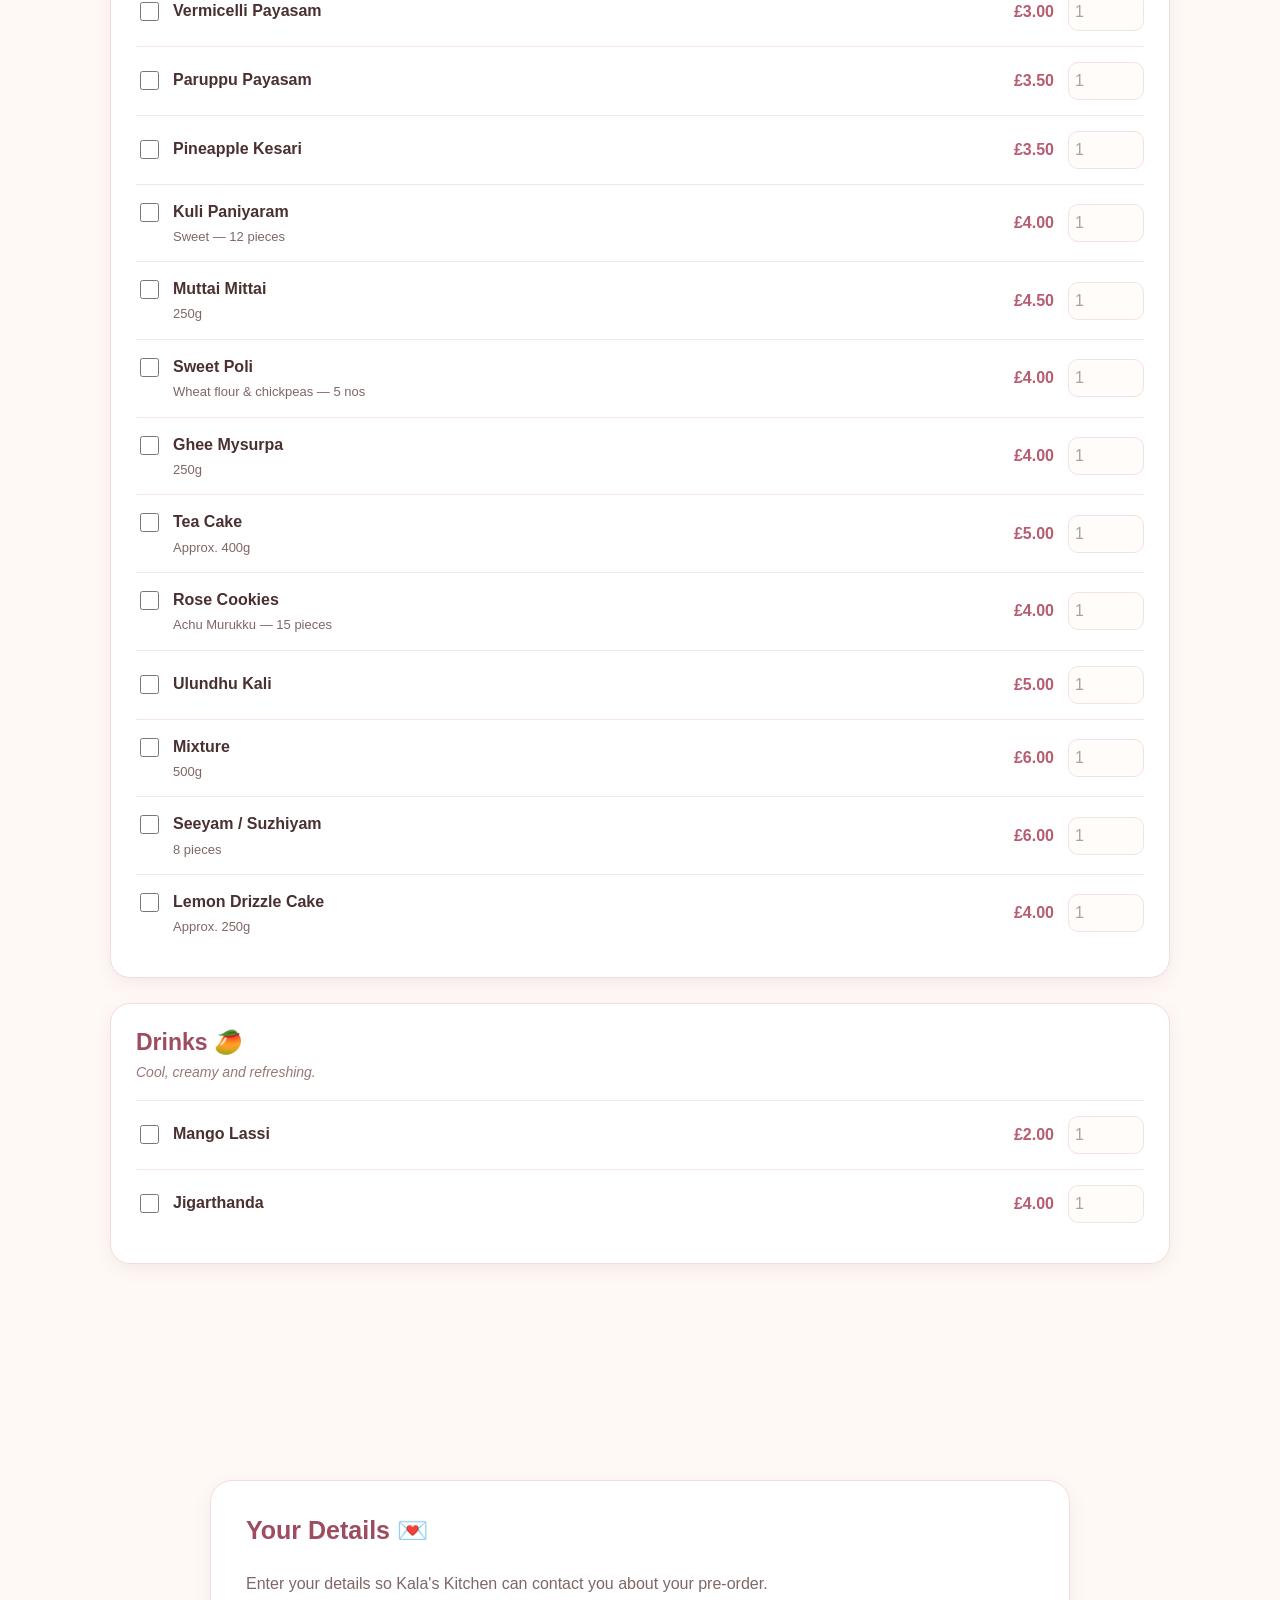
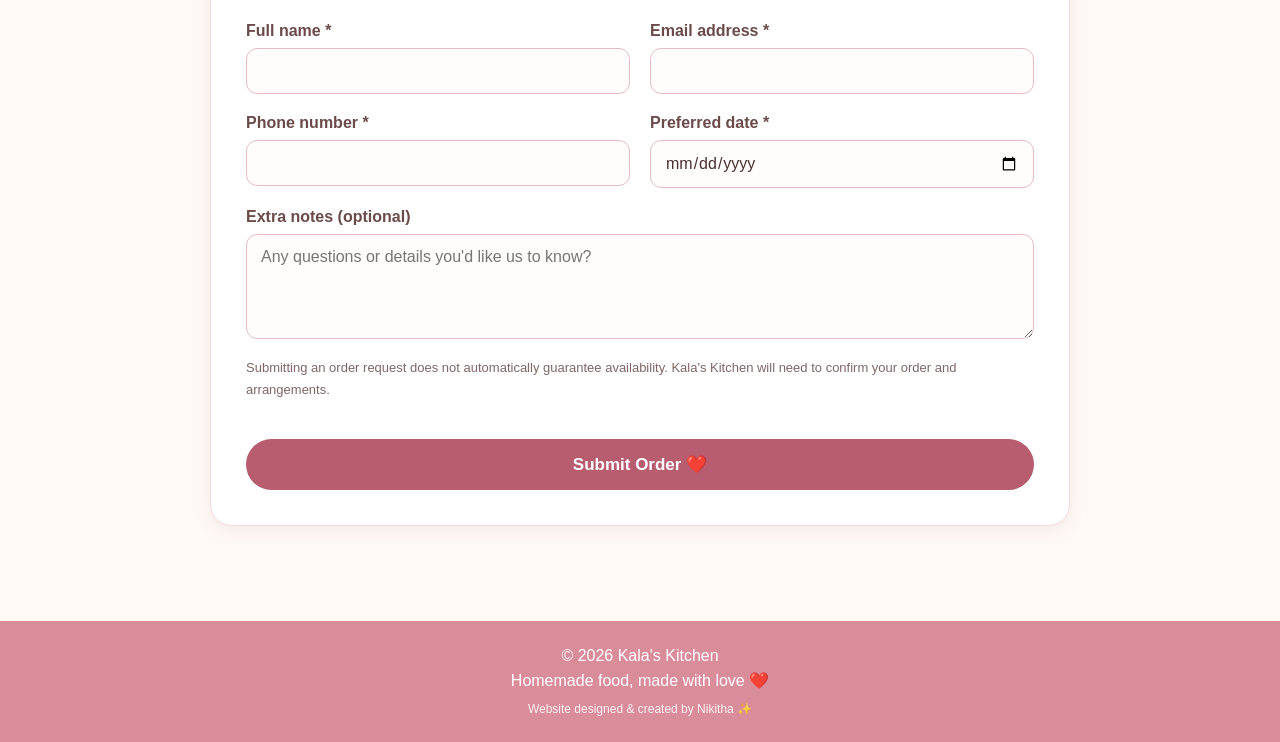
<file: order.html>
<!DOCTYPE html>
<html lang="en">
<head>
    <meta charset="UTF-8">
    <meta name="viewport" content="width=device-width, initial-scale=1.0">

    <title>Place an Order | Kala's Kitchen</title>
    <meta name="description" content="Choose your favourite homemade South Indian dishes and prepare a pre-order with Kala's Kitchen.">

    <link rel="icon" type="image/png" href="logo.png?v=2">
    <link rel="stylesheet" href="style.css">

    <style>
        .order-intro {
            max-width: 760px;
            margin: 0 auto;
            padding: 0 20px 25px;
            text-align: center;
            line-height: 1.7;
        }

        .order-notice {
            max-width: 900px;
            margin: 0 auto 30px;
            padding: 20px 25px;
            border-radius: 18px;
            background: #f5d6dc;
            border: 1px solid #efd0d7;
            text-align: center;
            line-height: 1.7;
        }

        .order-menu {
            max-width: 1100px;
            margin: 0 auto;
            padding: 0 20px 35px;
        }

        .order-category {
            margin-bottom: 25px;
            padding: 25px;
            background: white;
            border: 1px solid #f3dce1;
            border-radius: 20px;
            box-shadow: 0 5px 18px rgba(100, 50, 60, 0.08);
        }

        .order-category h3 {
            margin: 0 0 8px;
            color: #9e4d60;
            font-size: 23px;
        }

        .order-category .category-subtitle {
            margin: 0 0 20px;
            color: #9a7777;
            font-size: 14px;
            font-style: italic;
        }

        .order-item {
            display: grid;
            grid-template-columns: minmax(0, 1fr) auto auto;
            gap: 14px;
            align-items: center;
            padding: 15px 0;
            border-top: 1px solid #f3e5e8;
        }

        .order-item-info {
            display: flex;
            align-items: flex-start;
            gap: 11px;
            min-width: 0;
        }

        .order-item-info input[type="checkbox"] {
            width: 19px;
            height: 19px;
            margin-top: 3px;
            flex-shrink: 0;
            accent-color: #b85c70;
            cursor: pointer;
        }

        .order-item-name {
            display: block;
            font-weight: bold;
            color: #4a3030;
            line-height: 1.45;
        }

        .order-item-description {
            display: block;
            margin-top: 4px;
            color: #806666;
            font-size: 13px;
            line-height: 1.5;
        }

        .order-item-price {
            color: #b85c70;
            font-weight: bold;
            white-space: nowrap;
        }

        .order-quantity {
            width: 76px;
            padding: 9px 6px;
            border: 1px solid #e5bdc6;
            border-radius: 10px;
            background: #fff9f5;
            color: #4a3030;
            font: inherit;
        }

        .order-quantity:disabled {
            opacity: 0.45;
            cursor: not-allowed;
        }

        .order-total-box {
            position: sticky;
            bottom: 10px;
            z-index: 20;
            max-width: 1060px;
            margin: 0 auto 35px;
            padding: 22px 25px;
            background: #fff;
            border: 2px solid #d9a1ac;
            border-radius: 20px;
            box-shadow: 0 6px 22px rgba(100, 50, 60, 0.15);
        }

        .order-total-row {
            display: flex;
            justify-content: space-between;
            align-items: center;
            gap: 15px;
        }

        .order-total-label {
            font-weight: bold;
            color: #9e4d60;
            font-size: 19px;
        }

        #orderTotal {
            color: #9e4d60;
            font-size: 28px;
            font-weight: bold;
            font-variant-numeric: tabular-nums;
        }

        #itemCount {
            margin: 8px 0 0;
            color: #806666;
            font-size: 14px;
        }

        .customer-section {
            max-width: 900px;
            margin: 0 auto 60px;
            padding: 0 20px;
        }

        .customer-card {
            padding: 35px;
            background: white;
            border: 1px solid #f3dce1;
            border-radius: 22px;
            box-shadow: 0 5px 18px rgba(100, 50, 60, 0.08);
        }

        .customer-card h3 {
            color: #9e4d60;
            font-size: 25px;
            margin-top: 0;
        }

        .customer-card > p {
            line-height: 1.7;
            color: #806666;
        }

        .customer-form-grid {
            display: grid;
            grid-template-columns: repeat(2, minmax(0, 1fr));
            gap: 20px;
            margin-top: 25px;
        }

        .customer-field {
            display: flex;
            flex-direction: column;
            gap: 8px;
            min-width: 0;
        }

        .customer-field.full-width {
            grid-column: 1 / -1;
        }

        .customer-field label {
            font-weight: bold;
            color: #6b4a4a;
        }

        .customer-field input,
        .customer-field textarea {
            width: 100%;
            padding: 13px 14px;
            border: 1px solid #e5bdc6;
            border-radius: 11px;
            background: #fffdfb;
            color: #4a3030;
            font: inherit;
        }

        .customer-field textarea {
            min-height: 105px;
            resize: vertical;
        }

        .customer-field input:focus,
        .customer-field textarea:focus,
        .order-quantity:focus {
            outline: 2px solid #d98c9a;
            outline-offset: 2px;
        }

        .order-submit {
            width: 100%;
            margin-top: 25px;
            padding: 15px 22px;
            border: 0;
            border-radius: 999px;
            background: #b85c70;
            color: white;
            font: inherit;
            font-weight: bold;
            font-size: 17px;
            cursor: pointer;
            transition: background 0.2s ease, transform 0.2s ease;
        }

        .order-submit:hover {
            background: #9e4d60;
            transform: translateY(-2px);
        }

        .order-submit:disabled {
            opacity: 0.65;
            cursor: wait;
            transform: none;
        }

        .order-status {
            display: none;
            margin-top: 20px;
            padding: 15px;
            border-radius: 12px;
            line-height: 1.6;
            overflow-wrap: anywhere;
        }

        .order-status.visible {
            display: block;
        }

        .order-status.success {
            background: #e9f7ee;
            color: #245b39;
            border: 1px solid #b7dfc4;
        }

        .order-status.error {
            background: #fff0f0;
            color: #8b3030;
            border: 1px solid #efc5c5;
        }

        .order-status.info {
            background: #fff5e6;
            color: #79511f;
            border: 1px solid #efd6a8;
        }

        .order-small-print {
            margin-top: 18px;
            color: #806666;
            font-size: 13px;
            line-height: 1.6;
        }

        @media (max-width: 750px) {
            .order-total-box {
                bottom: 8px;
                margin-left: 12px;
                margin-right: 12px;
            }

            .customer-card {
                padding: 25px 20px;
            }

            .order-category {
                padding: 22px 18px;
            }
        }

        @media (max-width: 500px) {
            .order-item {
                grid-template-columns: minmax(0, 1fr) auto;
                gap: 10px;
            }

            .order-item-info {
                grid-column: 1 / -1;
            }

            .order-item-price {
                grid-column: 1;
                padding-left: 30px;
            }

            .order-quantity {
                grid-column: 2;
                grid-row: 2;
                width: 82px;
            }

            .customer-form-grid {
                grid-template-columns: 1fr;
            }

            .customer-field.full-width {
                grid-column: auto;
            }

            .order-total-box {
                padding: 18px;
            }

            #orderTotal {
                font-size: 25px;
            }
        }
    </style>
</head>

<body>

<div id="loader">
    <div class="loader-content">
        <img src="logo.png" alt="Kala's Kitchen">
        <p>Kala's Kitchen</p>
        <span>Homemade with love ❤️</span>
    </div>
</div>

<header>
    <div class="header-content">
        <div class="brand">
            <img src="logo.png" alt="Kala's Kitchen logo">
            <div>
                <h1>Kala's Kitchen</h1>
                <p>Homemade food, made with love ❤️</p>
            </div>
        </div>

        <nav>
            <a href="index.html">Home</a>
            <a href="menu.html">Our Menu</a>
            <a href="special-menu.html">Special Menu</a>
            <a href="about.html">About</a>
            <a href="contact.html">Contact</a>
            <a href="order.html" class="active">Order</a>
        </nav>
    </div>
</header>

<section class="page-title">
    <h2>Place Your Order 🌸</h2>
    <p>Choose your favourites, homemade with love.</p>
</section>

<div class="order-intro">
    <p>
        Browse our homemade South Indian menu, tick the dishes you'd like
        and choose how many portions or packs you need.
    </p>
    <p>
        <strong>Pre-orders only.</strong> Please order in advance.
        Your order will need to be confirmed by Kala's Kitchen.
    </p>
</div>

<section class="order-menu">
    <div class="order-notice">
        <strong>♡ A little note from our kitchen ♡</strong><br>
        All prices are shown per listed item. The total updates as you
        select your dishes. Please contact us if you have any questions.
        <br><strong>📞 07440 410566</strong>
    </div>

    <form id="orderForm">
        <div id="menuItems" aria-live="polite"></div>

        <div class="order-total-box" aria-live="polite">
            <div class="order-total-row">
                <span class="order-total-label">Your food total</span>
                <output id="orderTotal">£0.00</output>
            </div>
            <p id="itemCount">No items selected yet.</p>
            <p class="order-small-print">
                This is the food subtotal only. Any additional arrangements
                must be agreed with Kala's Kitchen.
            </p>
        </div>

        <section class="customer-section">
            <div class="customer-card">
                <h3>Your Details 💌</h3>
                <p>
                    Enter your details so Kala's Kitchen can contact you
                    about your pre-order.
                </p>

                <div class="customer-form-grid">
                    <div class="customer-field">
                        <label for="customerName">Full name *</label>
                        <input
                            type="text"
                            id="customerName"
                            name="customerName"
                            autocomplete="name"
                            maxlength="100"
                            required>
                    </div>

                    <div class="customer-field">
                        <label for="customerEmail">Email address *</label>
                        <input
                            type="email"
                            id="customerEmail"
                            name="customerEmail"
                            autocomplete="email"
                            maxlength="254"
                            required>
                    </div>

                    <div class="customer-field">
                        <label for="customerPhone">Phone number *</label>
                        <input
                            type="tel"
                            id="customerPhone"
                            name="customerPhone"
                            autocomplete="tel"
                            maxlength="30"
                            required>
                    </div>

                    <div class="customer-field">
                        <label for="orderDate">Preferred date *</label>
                        <input
                            type="date"
                            id="orderDate"
                            name="orderDate"
                            required>
                    </div>

                    <div class="customer-field full-width">
                        <label for="orderNotes">Extra notes (optional)</label>
                        <textarea
                            id="orderNotes"
                            name="orderNotes"
                            maxlength="1000"
                            placeholder="Any questions or details you'd like us to know?"></textarea>
                    </div>
                </div>

                <p class="order-small-print">
                    Submitting an order request does not automatically
                    guarantee availability. Kala's Kitchen will need to
                    confirm your order and arrangements.
                </p>

                <button type="submit" class="order-submit" id="submitOrder">
                    Submit Order ❤️
                </button>

                <div
                    id="orderStatus"
                    class="order-status"
                    role="status"
                    aria-live="polite">
                </div>
            </div>
        </section>
    </form>
</section>

<footer>
    <p>© 2026 Kala's Kitchen</p>
    <p>Homemade food, made with love ❤️</p>
    <p class="creator-credit">
        Website designed &amp; created by Nikitha ✨
    </p>
</footer>

<button id="scrollTop" aria-label="Scroll to top">↑</button>

<script>
    window.addEventListener("load", function () {
        setTimeout(function () {
            document.getElementById("loader").classList.add("loader-hidden");
        }, 900);
    });

    const scrollTopButton = document.getElementById("scrollTop");

    window.addEventListener("scroll", function () {
        scrollTopButton.classList.toggle("show", window.scrollY > 300);
    });

    scrollTopButton.addEventListener("click", function () {
        window.scrollTo({ top: 0, behavior: "smooth" });
    });

    /*
     * EMAIL SETUP
     * This URL must point to a deployed, secure Supabase Edge Function
     * that validates orders and sends both emails.
     *
     * Until that function is configured, the page will NOT claim that
     * an order has been sent.
     */
    const ORDER_FUNCTION_URL =
        "PASTE_YOUR_SUPABASE_EDGE_FUNCTION_URL_HERE";

    const menu = [
        {
            category: "Starters & Sides ✦",
            subtitle: "Little bites, big flavours.",
            items: [
                ["Methu Vadai", 3.00, "4 pieces with chutney"],
                ["Paruppu Vadai", 3.00, "4 pieces with chutney"],
                ["Gobi Manchurian", 5.00],
                ["Chicken Chukka", 5.00],
                ["Egg Paniyaram", 3.00, "12 pieces"],
                ["Lamb Chukka", 6.00],
                ["King Fish Fry", 7.00, "1 large or 2 medium pieces"],
                ["Fritatta", 5.00, "8 slices — vegetables, egg & cheese"],
                ["Aviyal", 5.00],
                ["Onion Bajji", 3.50, "250g"]
            ]
        },
        {
            category: "Biriyani ✦",
            subtitle: "Fragrant rice, rich spices, made with care.",
            items: [
                ["Vegetable Biriyani", 5.00],
                ["Chicken Biriyani — Basmati Rice", 6.00],
                ["Chicken Biriyani — Seeraga Samba Rice", 7.00],
                ["Lamb Biriyani — Basmati Rice", 8.00],
                ["Lamb Biriyani — Seeraga Samba Rice", 9.00],
                ["Fish Biriyani", 10.00, "King Fish Cubes, Basmati"]
            ]
        },
        {
            category: "Rice & Breads 🌸",
            subtitle: "Homemade favourites, made to be shared.",
            items: [
                ["Lemon Rice", 2.00],
                ["Tamarind Rice", 3.00],
                ["Bisibele Bath", 4.00],
                ["Coconut Rice", 4.00],
                ["Coconut Milk Rice & Veg Kurma", 7.00],
                ["Coconut Milk Rice & Lamb Curry", 8.00],
                ["Chappathi", 3.00, "5 Nos"],
                ["Idiyappam", 3.00, "4 Nos"],
                ["Veg Kothu Parotta", 5.00],
                ["Egg Kothu Parotta", 6.00],
                ["Chicken Kothu Parotta", 7.00],
                ["Lamb Kothu Parotta", 8.00]
            ]
        },
        {
            category: "Non-Veg Curries ✦",
            subtitle: "Rich, aromatic and full of tradition.",
            items: [
                ["Chicken Curry", 6.00],
                ["Butter Chicken", 6.50],
                ["Muttai Kulambu", 6.00, "Broken eggs"],
                ["Chettinad Chicken", 6.50],
                ["Prawn Curry", 7.00],
                ["Paya", 7.50],
                ["Lamb Curry", 8.00],
                ["Chettinad Lamb", 8.50],
                ["Fish Curry", 9.00, "King Fish / Salmon"]
            ]
        },
        {
            category: "Veg Curries ✦",
            subtitle: "Comforting flavours from the heart of the kitchen.",
            items: [
                ["Vegetable Kurma", 5.00],
                ["Chana Masala", 5.00],
                ["Pav Bhaji Masala", 5.00],
                ["Paruppu Urundai Kulambu", 5.00],
                ["Aloo Matar Curry", 5.00],
                ["Salna", 4.00, "Plain"],
                ["Paneer Butter Masala", 6.50],
                ["Matar Paneer", 6.50]
            ]
        },
        {
            category: "Sweets & Snacks 🌸",
            subtitle: "A little sweetness for every occasion.",
            items: [
                ["Kesari", 3.00],
                ["Vermicelli Payasam", 3.00],
                ["Paruppu Payasam", 3.50],
                ["Pineapple Kesari", 3.50],
                ["Kuli Paniyaram", 4.00, "Sweet — 12 pieces"],
                ["Muttai Mittai", 4.50, "250g"],
                ["Sweet Poli", 4.00, "Wheat flour & chickpeas — 5 nos"],
                ["Ghee Mysurpa", 4.00, "250g"],
                ["Tea Cake", 5.00, "Approx. 400g"],
                ["Rose Cookies", 4.00, "Achu Murukku — 15 pieces"],
                ["Ulundhu Kali", 5.00],
                ["Mixture", 6.00, "500g"],
                ["Seeyam / Suzhiyam", 6.00, "8 pieces"],
                ["Lemon Drizzle Cake", 4.00, "Approx. 250g"]
            ]
        },
        {
            category: "Drinks 🥭",
            subtitle: "Cool, creamy and refreshing.",
            items: [
                ["Mango Lassi", 2.00],
                ["Jigarthanda", 4.00]
            ]
        }
    ];

    const menuContainer = document.getElementById("menuItems");
    const orderForm = document.getElementById("orderForm");
    const orderTotal = document.getElementById("orderTotal");
    const itemCount = document.getElementById("itemCount");
    const statusBox = document.getElementById("orderStatus");
    const submitButton = document.getElementById("submitOrder");

    function createMenu() {
        menu.forEach((group, groupIndex) => {
            const section = document.createElement("section");
            section.className = "order-category";

            const heading = document.createElement("h3");
            heading.textContent = group.category;
            section.appendChild(heading);

            const subtitle = document.createElement("p");
            subtitle.className = "category-subtitle";
            subtitle.textContent = group.subtitle;
            section.appendChild(subtitle);

            group.items.forEach((item, itemIndex) => {
                const [name, price, description = ""] = item;
                const id = "dish-" + groupIndex + "-" + itemIndex;

                const row = document.createElement("div");
                row.className = "order-item";

                const info = document.createElement("div");
                info.className = "order-item-info";

                const checkbox = document.createElement("input");
                checkbox.type = "checkbox";
                checkbox.id = id;
                checkbox.className = "dish-checkbox";
                checkbox.dataset.name = name;
                checkbox.dataset.price = price;
                checkbox.setAttribute("aria-label", "Select " + name);

                const label = document.createElement("label");
                label.htmlFor = id;

                const dishName = document.createElement("span");
                dishName.className = "order-item-name";
                dishName.textContent = name;
                label.appendChild(dishName);

                if (description) {
                    const detail = document.createElement("span");
                    detail.className = "order-item-description";
                    detail.textContent = description;
                    label.appendChild(detail);
                }

                info.appendChild(checkbox);
                info.appendChild(label);

                const priceLabel = document.createElement("span");
                priceLabel.className = "order-item-price";
                priceLabel.textContent = "£" + price.toFixed(2);

                const quantity = document.createElement("input");
                quantity.type = "number";
                quantity.className = "order-quantity";
                quantity.min = "1";
                quantity.max = "99";
                quantity.step = "1";
                quantity.value = "1";
                quantity.disabled = true;
                quantity.setAttribute("aria-label", "Quantity of " + name);

                checkbox.addEventListener("change", function () {
                    quantity.disabled = !checkbox.checked;
                    updateTotal();
                });

                quantity.addEventListener("input", updateTotal);
                quantity.addEventListener("change", function () {
                    let value = Number(quantity.value);

                    if (!Number.isInteger(value) || value < 1) value = 1;
                    if (value > 99) value = 99;

                    quantity.value = String(value);
                    updateTotal();
                });

                row.appendChild(info);
                row.appendChild(priceLabel);
                row.appendChild(quantity);
                section.appendChild(row);
            });

            menuContainer.appendChild(section);
        });
    }

    function getSelectedItems() {
        const selected = [];

        document.querySelectorAll(".dish-checkbox:checked").forEach(box => {
            const quantityInput = box.closest(".order-item")
                .querySelector(".order-quantity");

            const quantity = Number(quantityInput.value);

            if (
                Number.isInteger(quantity) &&
                quantity >= 1 &&
                quantity <= 99
            ) {
                const price = Number(box.dataset.price);

                selected.push({
                    name: box.dataset.name,
                    unitPrice: price,
                    quantity: quantity,
                    lineTotal: Math.round(price * quantity * 100) / 100
                });
            }
        });

        return selected;
    }

    function updateTotal() {
        const selected = getSelectedItems();

        const totalPence = selected.reduce(
            (sum, item) => sum + Math.round(item.lineTotal * 100),
            0
        );

        const total = totalPence / 100;
        const quantityTotal = selected.reduce(
            (sum, item) => sum + item.quantity,
            0
        );

        orderTotal.textContent = total.toLocaleString("en-GB", {
            style: "currency",
            currency: "GBP"
        });

        itemCount.textContent = quantityTotal === 0
            ? "No items selected yet."
            : quantityTotal + (quantityTotal === 1
                ? " item selected"
                : " items selected") +
              " across " + selected.length +
              (selected.length === 1 ? " dish." : " dishes.");

        return { selected, total };
    }

    function showStatus(message, type) {
        statusBox.textContent = message;
        statusBox.className = "order-status visible " + type;
    }

    function setMinimumDate() {
        const now = new Date();
        const localDate = new Date(
            now.getTime() - now.getTimezoneOffset() * 60000
        ).toISOString().slice(0, 10);

        document.getElementById("orderDate").min = localDate;
    }

    orderForm.addEventListener("submit", async function (event) {
        event.preventDefault();

        if (!orderForm.reportValidity()) return;

        const { selected, total } = updateTotal();

        if (selected.length === 0) {
            showStatus("Please tick at least one dish before submitting.", "error");
            menuContainer.scrollIntoView({ behavior: "smooth", block: "start" });
            return;
        }

        if (
            ORDER_FUNCTION_URL ===
            "PASTE_YOUR_SUPABASE_EDGE_FUNCTION_URL_HERE"
        ) {
            showStatus(
                "Your menu and total are working! The email service still needs to be connected before orders can be sent. No order has been submitted. Please contact Kala's Kitchen on 07440 410566 for now.",
                "info"
            );
            return;
        }

        const payload = {
            customer: {
                name: document.getElementById("customerName").value.trim(),
                email: document.getElementById("customerEmail").value.trim(),
                phone: document.getElementById("customerPhone").value.trim()
            },
            preferredDate: document.getElementById("orderDate").value,
            notes: document.getElementById("orderNotes").value.trim(),
            items: selected,
            total: total,
            currency: "GBP"
        };

        submitButton.disabled = true;
        submitButton.textContent = "Submitting...";

        try {
            const response = await fetch(ORDER_FUNCTION_URL, {
                method: "POST",
                headers: {
                    "Content-Type": "application/json"
                },
                body: JSON.stringify(payload)
            });

            const result = await response.json().catch(() => ({}));

            if (!response.ok || result.success !== true) {
                throw new Error(
                    result.message || "The order could not be submitted."
                );
            }

            showStatus(
                "Thank you, " + payload.customer.name +
                "! ❤️ Your order request has been received. " +
                "Please check your email for confirmation.",
                "success"
            );

            orderForm.reset();
            document.querySelectorAll(".order-quantity").forEach(input => {
                input.disabled = true;
                input.value = "1";
            });
            updateTotal();
            setMinimumDate();

        } catch (error) {
            showStatus(
                "We couldn't confirm that your order was submitted. " +
                "Please try again later or contact Kala's Kitchen on 07440 410566.",
                "error"
            );
        } finally {
            submitButton.disabled = false;
            submitButton.textContent = "Submit Order ❤️";
        }
    });

    createMenu();
    updateTotal();
    setMinimumDate();
</script>

</body>
</html>
</file>
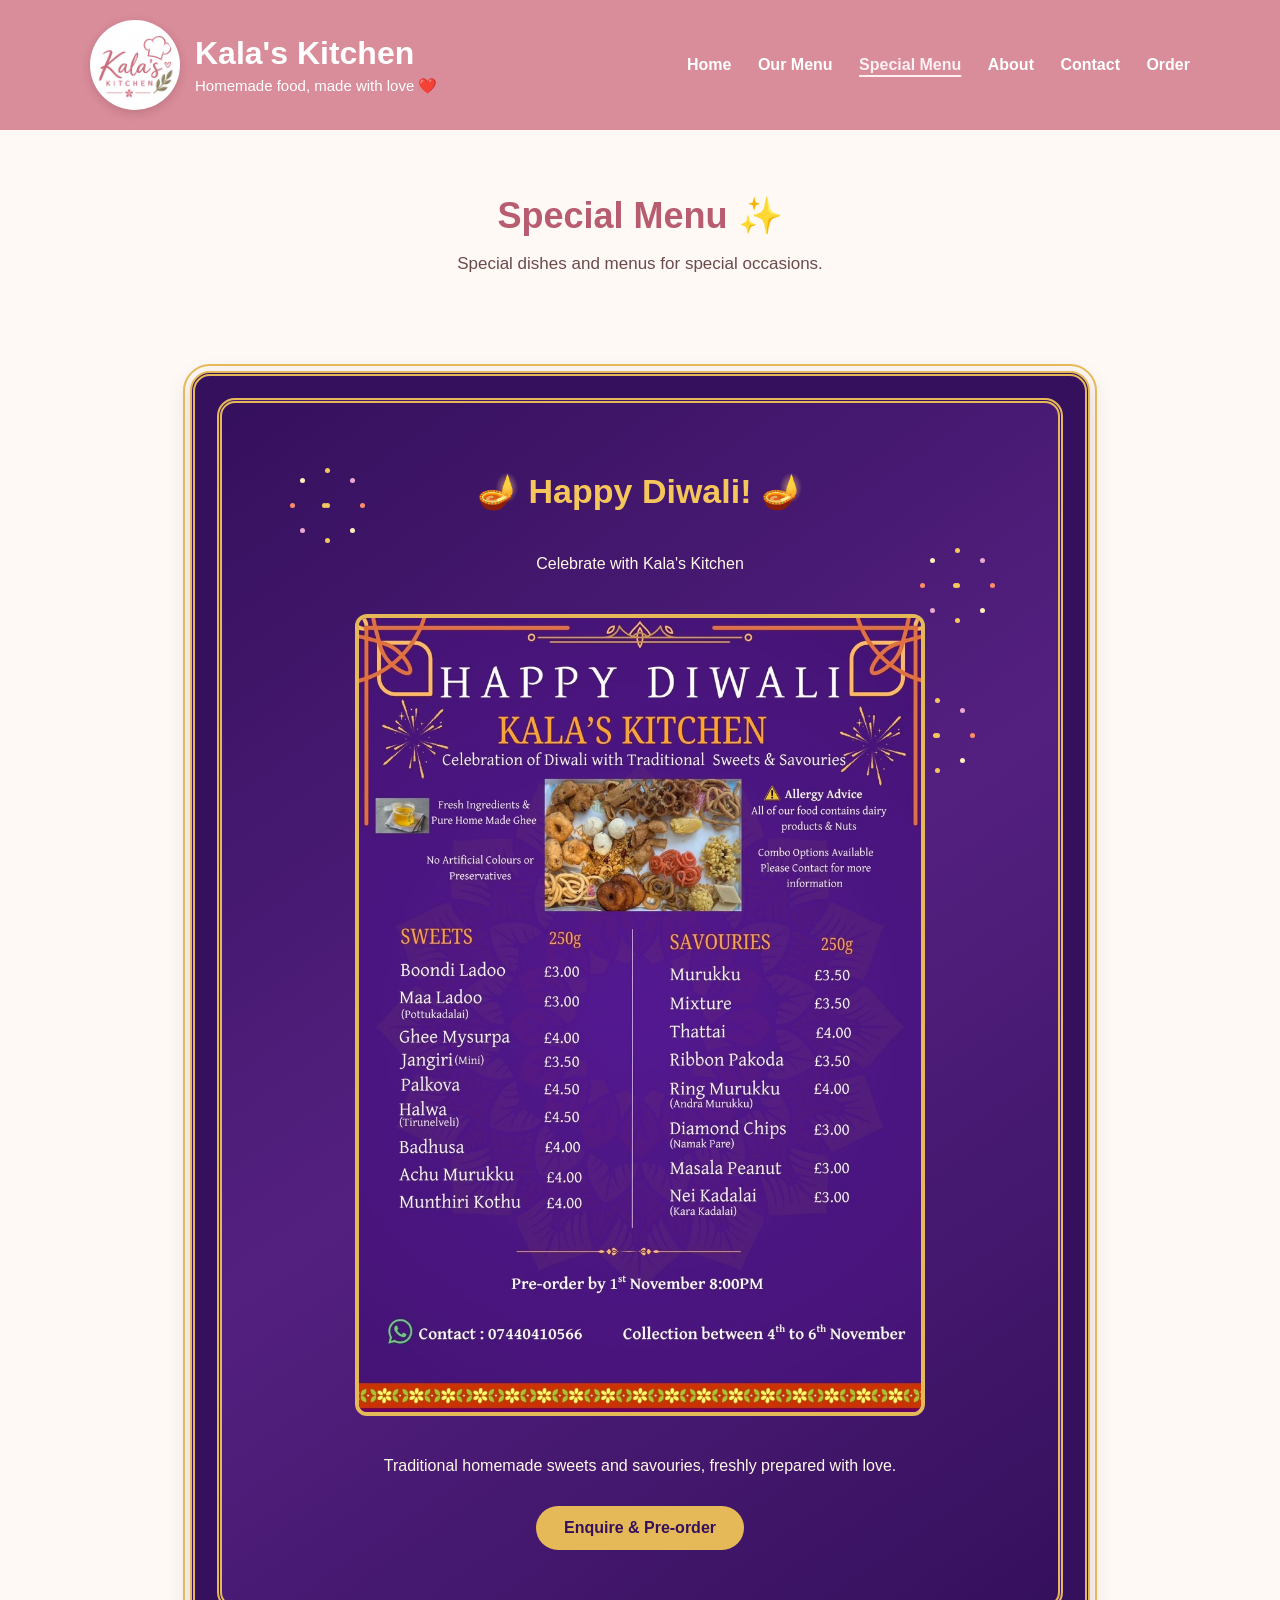
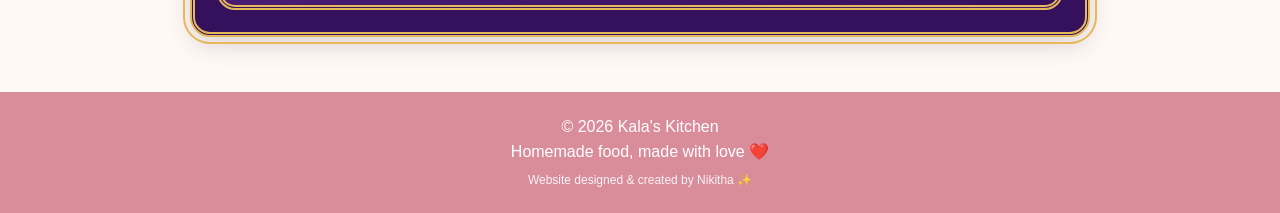
<file: special-menu.html>
<!DOCTYPE html>
<html lang="en">
<head>
    <meta charset="UTF-8">
    <meta name="viewport" content="width=device-width, initial-scale=1.0">
    <title>Special Menu | Kala's Kitchen</title>
    <meta name="description" content="Discover Kala's Kitchen special menus for celebrations, festivals and special occasions, all prepared homemade with care.">
    <link rel="icon" type="image/png" href="logo.png?v=2">
    <link rel="stylesheet" href="style.css">
</head>
<body>
<div id="loader">
    <div class="loader-content">
        <img src="logo.png" alt="Kala's Kitchen">
        <p>Kala's Kitchen</p>
        <span>Homemade with love ❤️</span>
    </div>
</div>

<header>
    <div class="header-content">
        <div class="brand">
            <img src="logo.png" alt="Kala's Kitchen logo">
            <div>
                <h1>Kala's Kitchen</h1>
                <p>Homemade food, made with love ❤️</p>
            </div>
        </div>
        <nav>
            <a href="index.html">Home</a>
            <a href="menu.html">Our Menu</a>
            <a href="special-menu.html" class="active">Special Menu</a>
            <a href="about.html">About</a>
            <a href="contact.html">Contact</a>
            <a href="order.html">Order</a>
        </nav>
    </div>
</header>

<section class="page-title">
    <h2>Special Menu ✨</h2>
    <p>Special dishes and menus for special occasions.</p>
</section>

<main id="specialMenus" class="special-menus" aria-live="polite">
    <section class="special-empty">
        <div class="special-empty-mark">?</div>
        <h2>Something special is coming!</h2>
        <p>Check back soon for our next celebration menu.</p>
    </section>
</main>

<footer>
    <p>© 2026 Kala's Kitchen</p>
    <p>Homemade food, made with love ❤️</p>
    <p class="creator-credit">Website designed &amp; created by Nikitha ✨</p>
</footer>

<button id="scrollTop" aria-label="Scroll to top">↑</button>

<script>
window.addEventListener("load", function () {
    setTimeout(function () {
        document.getElementById("loader").classList.add("loader-hidden");
    }, 900);
});

const scrollTopButton = document.getElementById("scrollTop");
window.addEventListener("scroll", function () {
    scrollTopButton.classList.toggle("show", window.scrollY > 300);
});
scrollTopButton.addEventListener("click", function () {
    window.scrollTo({ top: 0, behavior: "smooth" });
});

function safeText(value) {
    return typeof value === "string" ? value : "";
}

function renderSpecialMenu(menu) {
    const card = document.createElement("article");
    const theme = ["diwali", "pongal", "holi", "navratri", "general"].includes(menu.theme) ? menu.theme : "general";
    const layout = ["centered", "grid", "left", "carousel"].includes(menu.layout) ? menu.layout : "centered";
    const animation = ["fireworks", "sparkles", "none"].includes(menu.animation) ? menu.animation : "none";
    card.className = "diwali-feature special-menu-card theme-" + theme + " layout-" + layout + " animation-" + animation;

    if (animation === "fireworks") {
        ["firework-one", "firework-two", "firework-three"].forEach(function (position) {
            const firework = document.createElement("div");
            firework.className = "diwali-firework " + position;
            firework.setAttribute("aria-hidden", "true");
            card.appendChild(firework);
        });
    }

    const decorationTop = document.createElement("div");
    decorationTop.className = "diwali-decoration";
    decorationTop.textContent = "✦ ✧ ✦";
    if (animation !== "sparkles") decorationTop.hidden = true;
    card.appendChild(decorationTop);

    const heading = document.createElement("h2");
    heading.textContent = safeText(menu.title);
    card.appendChild(heading);

    if (menu.subtitle) {
        const subtitle = document.createElement("p");
        subtitle.className = "diwali-subtitle";
        subtitle.textContent = safeText(menu.subtitle);
        card.appendChild(subtitle);
    }

    if (menu.image) {
        const image = document.createElement("img");
        image.className = "diwali-food-photo";
        image.src = safeText(menu.image);
        image.alt = safeText(menu.image_alt) || safeText(menu.title);
        image.loading = "lazy";
        card.appendChild(image);
    }

    if (menu.message) {
        const message = document.createElement("p");
        message.className = "diwali-message";
        message.textContent = safeText(menu.message);
        card.appendChild(message);
    }

    if (menu.button_label && menu.button_url) {
        const link = document.createElement("a");
        link.className = "diwali-contact-button";
        link.textContent = safeText(menu.button_label);
        link.href = safeText(menu.button_url);
        card.appendChild(link);
    }

    const decorationBottom = document.createElement("div");
    decorationBottom.className = "diwali-decoration";
    decorationBottom.textContent = "✦ ✧ ✦";
    if (animation !== "sparkles") decorationBottom.hidden = true;
    card.appendChild(decorationBottom);
    return card;
}

async function loadSpecialMenus() {
    const container = document.getElementById("specialMenus");
    try {
        const response = await fetch("data/special-menus.json", { cache: "no-store" });
        if (!response.ok) throw new Error("Could not load special menus");
        const menus = await response.json();
        const published = Array.isArray(menus) ? menus.filter(function (menu) {
            return menu && menu.published === true;
        }) : [];

        if (!published.length) return;

        container.replaceChildren();
        const layouts = new Set(published.map(function (menu) { return menu.layout || "centered"; }));
        container.className = "special-menus " + (layouts.size === 1 ? "menus-" + Array.from(layouts)[0] : "menus-grid");
        published.forEach(function (menu) {
            container.appendChild(renderSpecialMenu(menu));
        });
    } catch (error) {
        console.error(error);
        // Keep the friendly empty-state visible if the content file cannot be loaded.
    }
}
loadSpecialMenus();
</script>
</body>
</html>
</file>
<file: style.css>
* {
    box-sizing: border-box;
}

html {
    scroll-behavior: smooth;
}

body {
    margin: 0;
    font-family: Arial, sans-serif;
    background: #fff9f5;
    color: #4a3030;
}


/* =========================
   HEADER
========================= */

header {
    background: #d98c9a;
    color: white;
    padding: 20px 40px;
}

.header-content {
    max-width: 1100px;
    margin: auto;
    display: flex;
    align-items: center;
    justify-content: space-between;
    gap: 30px;
}

.brand {
    display: flex;
    align-items: center;
    gap: 15px;
}

.brand img {
    width: 90px;
    height: 90px;
    object-fit: contain;
    background: white;
    padding: 5px;
    border-radius: 50%;
    box-shadow: 0 3px 10px rgba(80, 40, 50, 0.2);
}

.brand h1 {
    font-size: 32px;
    margin: 0 0 5px;
}

.brand p {
    margin: 0;
    font-size: 15px;
}

nav {
    text-align: right;
}

nav a {
    color: white;
    text-decoration: none;
    font-weight: bold;
    margin-left: 22px;
    transition: 0.25s ease;
}

nav a:hover {
    color: #fff0f3;
}


/* =========================
   HERO
========================= */

.hero {
    text-align: center;
    padding: 90px 20px;
    background: #fff9f5;
}

.hero h2 {
    font-size: 36px;
    color: #b85c70;
    margin: 0 0 15px;
}

.hero p {
    font-size: 19px;
    max-width: 650px;
    margin: auto;
    line-height: 1.7;
}

.hero-tagline {
    margin-top: 18px !important;
    font-size: 16px !important;
    color: #806666;
    font-style: italic;
}

.gold-heart {
    color: #c9a45c;
    font-size: 20px;
    margin: 0 7px;
}


/* =========================
   HERO BUTTONS
========================= */

.hero-buttons {
    display: flex;
    justify-content: center;
    gap: 15px;
    flex-wrap: wrap;
    margin-top: 30px;
}

.main-button,
.secondary-button {
    display: inline-block;
    padding: 12px 24px;
    border-radius: 999px;
    text-decoration: none;
    font-weight: bold;
    transition: 0.25s ease;
}

.main-button {
    background: #b85c70;
    color: white;
    border: 2px solid #b85c70;
}

.main-button:hover {
    background: #9e4d60;
    border-color: #9e4d60;
    transform: translateY(-2px);
    box-shadow: 0 5px 12px rgba(100, 50, 60, 0.18);
}

.secondary-button {
    background: white;
    color: #b85c70;
    border: 2px solid #d9a1ac;
}

.secondary-button:hover {
    background: #f9e8eb;
    transform: translateY(-2px);
}


/* =========================
   GENERAL SECTIONS
========================= */

.section {
    padding: 65px 20px;
    text-align: center;
}

.section h2 {
    font-size: 31px;
    color: #b85c70;
}

.section > p {
    max-width: 700px;
    margin-left: auto;
    margin-right: auto;
    line-height: 1.7;
}


/* =========================
   CARDS
========================= */

.cards {
    display: flex;
    justify-content: center;
    gap: 25px;
    flex-wrap: wrap;
    margin-top: 35px;
}

.card {
    background: #ffffff;
    width: 250px;
    padding: 28px;
    border-radius: 18px;
    box-shadow: 0 5px 15px rgba(100, 50, 60, 0.12);
    border: 1px solid #f3dce1;
    transition: transform 0.25s ease, box-shadow 0.25s ease;
}

.card:hover {
    transform: translateY(-5px);
    box-shadow: 0 10px 22px rgba(100, 50, 60, 0.16);
}

.card h3 {
    color: #b85c70;
}

.card p {
    line-height: 1.5;
}


/* =========================
   PAGE TITLE
========================= */

.page-title {
    text-align: center;
    padding: 65px 20px 35px;
}

.page-title h2 {
    font-size: 36px;
    color: #b85c70;
    margin: 0 0 10px;
}

.page-title p {
    font-size: 17px;
    color: #6b4a4a;
}


/* =========================
   MENU
========================= */

.menu-section {
    padding: 30px 20px 70px;
    background: #fff9f5;
}

.menu-grid {
    max-width: 1100px;
    margin: auto;
    display: grid;
    grid-template-columns: minmax(0, 1fr) minmax(0, 1fr);
    gap: 25px;
    align-items: stretch;
}

.menu-column {
    display: flex;
    flex-direction: column;
    gap: 0;
    height: 100%;
}

.menu-card {
    background: white;
    padding: 28px 30px;
    border-radius: 20px;
    box-shadow: 0 5px 18px rgba(100, 50, 60, 0.10);
    border: 1px solid #f3dce1;
    margin-bottom: 25px;
    transition: transform 0.25s ease, box-shadow 0.25s ease;
}

.menu-card:hover {
    transform: translateY(-4px);
    box-shadow: 0 9px 22px rgba(100, 50, 60, 0.15);
}

.menu-card h3 {
    margin-top: 0;
    margin-bottom: 7px;
    color: #9e4d60;
    font-size: 23px;
}

.menu-tagline {
    margin: 0 0 22px;
    color: #9a7777;
    font-size: 14px;
    font-style: italic;
}

.menu-item {
    margin-bottom: 14px;
}

.menu-item:last-child {
    margin-bottom: 0;
}

.menu-item-top {
    display: flex;
    justify-content: space-between;
    align-items: baseline;
    gap: 15px;
    font-weight: bold;
}

.menu-price {
    color: #b85c70;
    white-space: nowrap;
}

.menu-description {
    margin: 4px 0 0;
    font-size: 14px;
    color: #806666;
    line-height: 1.45;
}

.menu-divider {
    width: 55px;
    height: 2px;
    background: #f1cbd3;
    margin: 12px auto 25px;
    border: none;
}


/* =========================
   HOME COOKED FEATURE
========================= */

.heart-feature {
    background: #f5d6dc;
    border: 1px solid #efd0d7;
    text-align: center;
}

.heart-feature h3 {
    font-size: 25px;
    margin: 10px 0 12px;
}

.heart-feature p {
    color: #6b4a4a;
    line-height: 1.7;
    margin: 0 auto;
    max-width: 430px;
}

.heart-line {
    color: #c9a45c;
    font-size: 21px;
    letter-spacing: 4px;
    margin-bottom: 5px;
}


/* =========================
   HALAL
========================= */

.halal-feature {
    text-align: center;
    margin: 0;
    padding: 0;
    position: relative;
    transform: translateY(15px);
}

.halal-badge {
    display: inline-block;
    padding: 7px 17px;
    border: 1px solid #c9a45c;
    border-radius: 999px;
    background: #fffaf2;
    color: #9e4d60;
    font-size: 13px;
    font-weight: bold;
    letter-spacing: 1px;
}


/* =========================
   PRE-ORDER
========================= */

.preorder-box {
    max-width: 900px;
    margin: 30px auto 0;
    padding: 30px 35px;
    background: #f5d6dc;
    border-radius: 20px;
    text-align: center;
}

.preorder-box h3 {
    margin-top: 0;
    color: #9e4d60;
    font-size: 24px;
}

.preorder-box p {
    line-height: 1.6;
}

.phone {
    font-size: 21px;
    font-weight: bold;
    color: #9e4d60;
}


/* =========================
   HOME FOOD GALLERY
========================= */

.home-gallery {
    max-width: 900px;
    margin: 35px auto 0;
    display: grid;
    grid-template-columns: repeat(3, 1fr);
    gap: 22px;
}

.gallery-placeholder {
    min-height: 180px;
    padding: 25px 15px;
    background: white;
    border: 1px solid #f3dce1;
    border-radius: 20px;
    box-shadow: 0 5px 15px rgba(100, 50, 60, 0.10);
    display: flex;
    flex-direction: column;
    justify-content: center;
    align-items: center;
    transition: transform 0.25s ease, box-shadow 0.25s ease;
}

.gallery-placeholder:hover {
    transform: translateY(-4px);
    box-shadow: 0 9px 20px rgba(100, 50, 60, 0.15);
}

.gallery-placeholder span {
    font-size: 42px;
    margin-bottom: 12px;
}

.gallery-placeholder p {
    margin: 0;
    color: #9e4d60;
    font-weight: bold;
    line-height: 1.4;
}

.section-button {
    margin-top: 30px;
}


/* =========================
   CONTACT
========================= */

.contact-box {
    max-width: 700px;
    margin: 20px auto 0;
    background: white;
    padding: 40px;
    border-radius: 20px;
    box-shadow: 0 5px 18px rgba(100, 50, 60, 0.10);
    border: 1px solid #f3dce1;
    text-align: center;
}

.contact-box h3 {
    color: #9e4d60;
    font-size: 24px;
}

.contact-box p {
    line-height: 1.7;
}

.contact-phone {
    font-size: 24px;
    font-weight: bold;
    color: #9e4d60;
}


/* =========================
   FOOD GALLERY
========================= */

.food-gallery-grid {
    max-width: 1100px;
    margin: 35px auto 0;
    display: grid;
    grid-template-columns: repeat(3, 1fr);
    gap: 25px;
}

.food-photo-card {
    background: white;
    border-radius: 20px;
    overflow: hidden;
    box-shadow: 0 5px 18px rgba(100, 50, 60, 0.10);
    border: 1px solid #f3dce1;
    transition: transform 0.25s ease, box-shadow 0.25s ease;
}

.food-photo-card:hover {
    transform: translateY(-5px);
    box-shadow: 0 10px 24px rgba(100, 50, 60, 0.16);
}
.food-photo-placeholder {
    height: 220px;
    background: #f7e3e6;
    display: flex;
    align-items: center;
    justify-content: center;
    color: #9e4d60;
    font-weight: bold;
    font-size: 18px;
    text-align: center;
}

.food-photo-image {
    width: 100%;
    height: 220px;
    object-fit: cover;
    display: block;
}

.food-photo-card h3 {
    color: #9e4d60;
    margin: 20px 20px 8px;
}

.food-photo-placeholder img {
    width: 100%;
    height: 100%;
    object-fit: cover;
    transition: transform 0.35s ease;
}
.food-photo-card:hover img {
    transform: scale(1.03);
}

.food-photo-card h3 {
    color: #9e4d60;
    margin: 20px 20px 8px;
}

.food-photo-card p {
    color: #806666;
    margin: 0 20px 22px;
    line-height: 1.5;
}


/* =========================
   SPECIAL MENU
========================= */

.special-box {
    max-width: 800px;
    margin: 20px auto;
    padding: 55px 30px;
    background: white;
    border-radius: 20px;
    box-shadow: 0 5px 18px rgba(100, 50, 60, 0.10);
    border: 1px solid #f3dce1;
    text-align: center;
}

.special-box .sparkles {
    font-size: 30px;
    color: #c9a45c;
}

.special-box h3 {
    color: #9e4d60;
    font-size: 25px;
}


/* =========================
   ABOUT PAGE
========================= */

.about-hero {
    padding: 90px 20px 80px;
    text-align: center;
    background: linear-gradient(135deg, #f9e4e8, #fff9f5);
    border-bottom: 1px solid #f3dce1;
}

.about-hero-content {
    max-width: 850px;
    margin: auto;
}

.about-small-title {
    color: #c9a45c;
    font-size: 13px;
    font-weight: bold;
    letter-spacing: 2px;
    margin: 0 0 15px;
}

.about-hero h2 {
    color: #b85c70;
    font-size: 42px;
    line-height: 1.2;
    margin: 0 0 18px;
}

.about-hero-content > p:last-child {
    max-width: 650px;
    margin: auto;
    color: #6b4a4a;
    font-size: 18px;
    line-height: 1.7;
}


/* =========================
   ABOUT STORY
========================= */

.about-story-section {
    padding: 95px 20px 75px;
    background: #fff9f5;
}

.about-story-heading {
    max-width: 800px;
    margin: 0 auto 45px;
    text-align: center;
}

.about-story-heading h2 {
    color: #b85c70;
    font-size: 32px;
    line-height: 1.25;
    margin: 0;
}


/* WHITE FLOATING STORY BOX */

.about-story-main {
    max-width: 1000px;
    margin: auto;
    padding: 45px 60px;
    background: white;
    border: 1px solid #f3dce1;
    border-radius: 26px;
    box-shadow: 0 8px 25px rgba(100, 50, 60, 0.10);
}

.about-story-main p {
    color: #6b4a4a;
    font-size: 17px;
    line-height: 1.8;
    margin: 0 0 22px;
    text-align: left;
}

.about-story-main p:last-child {
    margin-bottom: 0;
}

.about-story-main strong {
    color: #9e4d60;
}


/* =========================
   FAMILY PROJECT
========================= */

.about-family-box {
    max-width: 900px;
    margin: 45px auto 0;
    padding: 30px 35px;
    display: flex;
    align-items: center;
    gap: 25px;
    background: #f5d6dc;
    border: 1px solid #efd0d7;
    border-radius: 22px;
    box-shadow: 0 5px 18px rgba(100, 50, 60, 0.07);
}

.about-family-heart {
    color: #c9a45c;
    font-size: 35px;
    flex-shrink: 0;
}

.about-family-box h3 {
    color: #9e4d60;
    font-size: 24px;
    margin: 0 0 8px;
}

.about-family-box p {
    color: #6b4a4a;
    font-size: 16px;
    line-height: 1.7;
    margin: 0;
}


/* =========================
   ABOUT FINAL CTA
========================= */

.about-final {
    padding: 75px 20px;
    text-align: center;
    background: #f9e4e8;
    border-top: 1px solid #f3dce1;
}

.about-final h2 {
    color: #b85c70;
    font-size: 32px;
    margin: 0 0 12px;
}

.about-final > p {
    max-width: 650px;
    margin: 0 auto 25px;
    color: #6b4a4a;
    line-height: 1.7;
}


/* =========================
   FOOTER
========================= */

footer {
    background: #d98c9a;
    color: white;
    text-align: center;
    padding: 20px;
}

footer p {
    margin: 6px 0;
}

.creator-credit {
    font-size: 12px;
    opacity: 0.9;
    margin-top: 12px;
}


/* =========================
   SPECIAL ALIGNMENT
========================= */

/* =========================
   SPECIAL ALIGNMENT
========================= */

.align-with-bottom-of-drinks {
    margin-top: 0;
    transform: none;
}

/* =========================
   RESPONSIVE
========================= */

@media (max-width: 900px) {

    .food-gallery-grid {
        grid-template-columns: repeat(2, 1fr);
    }

    .home-gallery {
        grid-template-columns: repeat(2, 1fr);
    }

    .about-story-main {
        max-width: 900px;
    }
}


@media (max-width: 750px) {

    .menu-grid {
        grid-template-columns: 1fr;
    }

    .header-content {
        flex-direction: column;
        text-align: center;
    }

    nav {
        text-align: center;
    }

    nav a {
        margin: 0 8px 8px;
        display: inline-block;
    }

    .hero h2 {
        font-size: 30px;
    }

    .brand h1 {
        font-size: 28px;
    }

    .preorder-box {
        max-width: 100%;
    }

    .home-gallery {
        grid-template-columns: 1fr;
        max-width: 500px;
    }


    /* ABOUT MOBILE */

    .about-hero {
        padding: 65px 20px 55px;
    }

    .about-hero h2 {
        font-size: 34px;
    }

    .about-story-section {
        padding: 70px 20px 60px;
    }

    .about-story-heading {
        margin-bottom: 35px;
    }

    .about-story-heading h2 {
        font-size: 29px;
    }

    .about-story-main {
        padding: 35px 35px;
    }

    .about-story-main p {
        font-size: 16px;
        line-height: 1.75;
    }

    .about-family-box {
        padding: 28px;
    }

    .about-final {
        padding: 60px 20px;
    }
}


@media (max-width: 500px) {

    .food-gallery-grid {
        grid-template-columns: 1fr;
    }

    .food-photo-placeholder {
        height: 200px;
    }

    .menu-card {
        padding: 24px 22px;
    }

    .contact-box {
        padding: 30px 20px;
    }

    .hero {
        padding: 70px 20px;
    }

    .hero-buttons {
        flex-direction: column;
        align-items: center;
    }

    .main-button,
    .secondary-button {
        width: 220px;
    }


    /* ABOUT SMALL MOBILE */

    .about-hero h2 {
        font-size: 29px;
    }

    .about-small-title {
        font-size: 11px;
        letter-spacing: 1.5px;
    }

    .about-story-main {
        padding: 30px 24px;
        border-radius: 22px;
    }

    .about-family-box {
        flex-direction: column;
        text-align: center;
    }

    .about-family-heart {
        font-size: 30px;
    }

    .about-family-box h3 {
        font-size: 22px;
    }

    .about-final h2 {
        font-size: 27px;
    }
}

/* =========================
   HOMEPAGE TASTE OF KALA'S KITCHEN
========================= */

.home-gallery {
    width: 100%;
    max-width: 1000px;
    margin: 35px auto 0;
    display: grid;
    grid-template-columns: repeat(3, minmax(0, 1fr));
    gap: 25px;
}

.gallery-placeholder {
    width: 100%;
    min-width: 0;
    min-height: 210px;
    padding: 30px 20px;
    background: white;
    border: 1px solid #f3dce1;
    border-radius: 20px;
    box-shadow: 0 5px 15px rgba(100, 50, 60, 0.10);

    display: flex;
    flex-direction: column;
    justify-content: center;
    align-items: center;
    text-align: center;

    transition: transform 0.25s ease, box-shadow 0.25s ease;
}

.gallery-placeholder:hover {
    transform: translateY(-5px);
    box-shadow: 0 10px 22px rgba(100, 50, 60, 0.15);
}

.gallery-placeholder span {
    font-size: 42px;
    margin-bottom: 15px;
}

.gallery-placeholder p {
    margin: 0;
    color: #9e4d60;
    font-weight: bold;
    line-height: 1.5;
}

.section-button {
    margin-top: 30px;
    text-align: center;
}

@media (max-width: 750px) {

    .home-gallery {
        grid-template-columns: 1fr;
        max-width: 500px;
    }

}

/* =========================
   LOADING ANIMATION
========================= */

#loader {
    position: fixed;
    top: 0;
    left: 0;

    width: 100vw;
    height: 100vh;
    height: 100dvh;

    background: #fff9f5;

    display: flex;
    justify-content: center;
    align-items: center;

    z-index: 99999;

    transition: opacity 0.5s ease, visibility 0.5s ease;

    /* Makes sure the loader stays above everything */
    overflow: hidden;
}

.loader-content {
    text-align: center;
    animation: loaderFloat 1.4s ease-in-out infinite;
}

.loader-content img {
    width: 85px;
    height: 85px;
    object-fit: contain;
    margin-bottom: 10px;
}

.loader-content p {
    margin: 0;
    font-size: 25px;
    font-weight: 600;
    color: #d98c9a;
}

.loader-content span {
    display: block;
    margin-top: 6px;
    font-size: 14px;
    color: #777;
}

.loader-hidden {
    opacity: 0;
    visibility: hidden;
    pointer-events: none;
}

@keyframes loaderFloat {
    0%, 100% {
        transform: translateY(0);
    }

    50% {
        transform: translateY(-7px);
    }
}

/* =========================
   SCROLL TO TOP BUTTON
========================= */

#scrollTop {
    position: fixed;
    right: 22px;
    bottom: 22px;

    width: 48px;
    height: 48px;

    border: 1px solid #d9a1ac;
    border-radius: 50%;

    background: #fff9f5;
    color: #b85c70;

    font-size: 22px;
    font-weight: bold;

    cursor: pointer;

    display: flex;
    align-items: center;
    justify-content: center;

    box-shadow: 0 5px 15px rgba(100, 50, 60, 0.15);

    opacity: 0;
    visibility: hidden;

    transform: translateY(10px);

    transition: opacity 0.25s ease,
                visibility 0.25s ease,
                transform 0.25s ease,
                background 0.25s ease;
}

#scrollTop.show {
    opacity: 1;
    visibility: visible;
    transform: translateY(0);
}

#scrollTop:hover {
    background: #f9e8eb;
    transform: translateY(-3px);
}

@media (max-width: 500px) {

    #scrollTop {
        width: 52px;
        height: 52px;
        font-size: 26px;
        right: 18px;
        bottom: 18px;
    }

}

/* =========================
   ACTIVE NAVIGATION
========================= */

nav a.active {
    color: #fff0f3;
    text-decoration: underline;
    text-decoration-thickness: 2px;
    text-underline-offset: 5px;
}

/* =========================
   OUR STORY
========================= */

.about-story-section {
    padding: 70px 20px;
    text-align: center;
}

.about-story-heading {
    margin-bottom: 30px;
}

.about-story-heading .about-small-title {
    margin-bottom: 8px;
}

.about-story-heading h2 {
    margin-top: 0;
}


/* STORY RECTANGLE */

.about-story-main {
    max-width: 850px;
    margin: 0 auto;
    padding: 38px 45px;

    background: #fffaf7;

    border: 1px solid #f0d9de;
    border-radius: 22px;

    box-shadow: 0 6px 20px rgba(100, 50, 60, 0.08);

    position: relative;
}


/* LITTLE DECORATION */

.story-decoration {
    color: #c9a45c;
    font-size: 22px;
    letter-spacing: 6px;
    margin-bottom: 18px;
}


/* STORY TEXT */

.about-story-main p {
    max-width: 720px;
    margin: 0 auto 20px;

    color: #6b4a4a;
    line-height: 1.8;
    font-size: 16px;
}

.about-story-main p:last-child {
    margin-bottom: 0;
}

.about-story-main strong {
    color: #9e4d60;
}


/* SUBTLE DIVIDERS */

.about-story-main p:not(:last-child)::after {
    content: "✦";
    display: block;

    color: #e6c5cc;
    font-size: 10px;

    margin-top: 18px;
}


/* MOBILE */

@media (max-width: 750px) {

    .about-story-section {
        padding: 55px 18px;
    }

    .about-story-main {
        padding: 30px 22px;
        border-radius: 18px;
    }

    .about-story-main p {
        font-size: 15px;
        line-height: 1.7;
    }

    .story-decoration {
        margin-bottom: 15px;
    }

}

/* =========================
   MOBILE FIXES
========================= */

@media (max-width: 500px) {

    /* FULL-SCREEN MOBILE LOADER */

    #loader {
        position: fixed;
        top: 0;
        left: 0;
        width: 100vw;
        height: 100dvh;
        min-height: 100vh;

        display: flex;
        justify-content: center;
        align-items: center;
    }
}
@media (max-width: 500px) {

    /* HALAL BADGE MOBILE POSITION */

    .halal-feature {
        transform: translateY(-8px);
    }

    .halal-badge {
        transform: none;
    }

}

.notification-banner {
    background: linear-gradient(135deg, #f2a365 0%, #cf6a7f 100%);
    color: #fff;
    padding: 18px 22px;
    border-radius: 12px;
    margin: 20px auto 30px;
    display: flex;
    align-items: center;
    justify-content: space-between;
    gap: 16px;
    box-shadow: 0 8px 20px rgba(0, 0, 0, 0.12);
}

.notification-banner.subscribed {
    background: linear-gradient(135deg, #2ea071 0%, #4abf9a 100%);
}

.notification-banner p {
    margin: 0;
    font-size: 1rem;
    font-weight: 600;
}

.notification-status {
    margin-top: 6px;
    font-size: 0.85rem;
    opacity: 0.9;
}

.notification-banner button {
    background: #fff;
    color: #2d2d2d;
    border: none;
    border-radius: 8px;
    padding: 10px 18px;
    font-weight: bold;
    cursor: pointer;
    transition: 0.2s ease;
}

.notification-banner button:hover {
    transform: translateY(-1px);
    box-shadow: 0 4px 12px rgba(0, 0, 0, 0.15);
}

/* DIWALI SPECIAL FEATURE */

.diwali-feature {
    position: relative;
    display: flex;
    flex-direction: column;
    align-items: center;
    text-align: center;
    box-sizing: border-box;
    width: calc(100% - 40px);
    max-width: 850px;
    margin: 45px auto;
    padding: 40px 25px;
    overflow: hidden;

    background: linear-gradient(145deg, #35105d, #542080, #35105d);
    border: 5px double #e5b957;
    outline: 2px solid #e5b957;
    outline-offset: 5px;
    border-radius: 18px;
    box-shadow: 0 8px 25px rgba(45, 15, 65, 0.2);
    color: #fff8e8;
}

.diwali-feature h2 {
    color: #f5c65c;
    font-size: 34px;
    position: relative;
    z-index: 2;
}

.diwali-subtitle,
.diwali-message {
    position: relative;
    z-index: 2;
}

.diwali-food-photo {
    display: block;
    width: 90%;
    max-width: 570px;
    height: auto;
    margin: 25px auto;
    border: 4px solid #e5b957;
    border-radius: 12px;
    box-sizing: border-box;
    position: relative;
    z-index: 2;
}

.diwali-decoration {
    color: #f5c65c;
    font-size: 28px;
    letter-spacing: 12px;
    margin: 15px;
    position: relative;
    z-index: 2;
}

.diwali-contact-button {
    display: inline-block;
    margin: 15px;
    padding: 13px 28px;
    background: #e5b957;
    color: #35105d;
    text-decoration: none;
    font-weight: bold;
    border-radius: 30px;
    position: relative;
    z-index: 2;
}

.diwali-contact-button:hover {
    background: #fff0bd;
}

/* FIREWORKS */

.diwali-firework {
    position: absolute;
    width: 5px;
    height: 5px;
    background: #f5c65c;
    border-radius: 50%;
    pointer-events: none;
    z-index: 1;
    animation: diwali-burst 2.5s ease-out infinite;
}

.diwali-firework::before {
    content: "";
    position: absolute;
    width: 5px;
    height: 5px;
    border-radius: 50%;
    background: #f5c65c;
    box-shadow:
        0 -35px #f5c65c,
        0 35px #f5c65c,
        35px 0 #ff8c69,
        -35px 0 #ff8c69,
        25px 25px #fff0bd,
        -25px -25px #fff0bd,
        25px -25px #e9a8d0,
        -25px 25px #e9a8d0;
}

.firework-one {
    top: 100px;
    left: 12%;
}

.firework-two {
    top: 180px;
    right: 12%;
    animation-delay: 0.8s;
}

.firework-three {
    top: 330px;
    left: 85%;
    animation-delay: 1.5s;
}

@keyframes diwali-burst {
    0% {
        opacity: 0;
        transform: scale(0.1);
    }
    25% {
        opacity: 1;
        transform: scale(1);
    }
    60% {
        opacity: 1;
        transform: scale(1.2);
    }
    100% {
        opacity: 0;
        transform: scale(0.2);
    }
}

@media (max-width: 600px) {
    .diwali-feature {
        width: calc(100% - 30px);
        padding: 30px 15px;
    }

    .diwali-feature h2 {
        font-size: 26px;
    }

    .diwali-food-photo {
        width: 100%;
    }
}


/* SPECIAL MENU FRAME AND EDITABLE LAYOUTS */
.special-menus {
    box-sizing: border-box;
    width: calc(100% - 40px);
    max-width: 900px;
    min-height: 280px;
    margin: 45px auto 55px;
    padding: 22px;
    border: 5px double #e5b957;
    outline: 2px solid #e5b957;
    outline-offset: 5px;
    border-radius: 20px;
    background: #35105d;
    box-shadow: 0 8px 25px rgba(45, 15, 65, 0.16);
    display: flex;
    flex-direction: column;
    justify-content: center;
    gap: 22px;
}

.special-menus .diwali-feature {
    width: 100%;
    max-width: none;
    margin: 0;
    outline: none;
    box-shadow: none;
}

.special-empty {
    min-height: 230px;
    display: flex;
    flex-direction: column;
    align-items: center;
    justify-content: center;
    text-align: center;
    padding: 24px;
    color: #fff8e8;
}

.special-empty-mark {
    width: 58px;
    height: 58px;
    display: grid;
    place-items: center;
    border: 2px solid #e5b957;
    border-radius: 50%;
    color: #f5c65c;
    font-size: 36px;
    margin-bottom: 14px;
}

.special-empty h2 {
    color: #f5c65c;
    margin: 8px 0;
}

.special-empty p {
    margin: 5px 0;
}

.special-menus.menus-grid {
    display: grid;
    grid-template-columns: repeat(auto-fit, minmax(min(100%, 300px), 1fr));
    align-items: stretch;
}

.special-menus.menus-left .special-menu-card {
    align-items: flex-start;
    text-align: left;
}

.special-menus.menus-left .special-menu-card .diwali-food-photo {
    margin-left: 0;
}

.special-menus.menus-carousel {
    display: flex;
    flex-direction: row;
    justify-content: flex-start;
    overflow-x: auto;
    scroll-snap-type: x mandatory;
}

.special-menus.menus-carousel .special-menu-card {
    flex: 0 0 min(100%, 620px);
    scroll-snap-align: center;
}

@media (max-width: 600px) {
    .special-menus {
        width: calc(100% - 30px);
        padding: 12px;
    }
}


/* FESTIVAL COLOUR THEMES FOR SPECIAL MENUS */
.special-menu-card.theme-pongal {
    background: linear-gradient(145deg, #70451c, #a66a27, #70451c);
}
.special-menu-card.theme-holi {
    background: linear-gradient(135deg, #67256f, #b13e76, #d46a45);
}
.special-menu-card.theme-navratri {
    background: linear-gradient(145deg, #672c22, #9b3c2d, #672c22);
}
.special-menu-card.theme-general {
    background: linear-gradient(145deg, #35105d, #542080, #35105d);
}
.special-menu-card.animation-sparkles .diwali-decoration {
    display: block;
    animation: special-sparkle 2.4s ease-in-out infinite;
}
@keyframes special-sparkle {
    0%, 100% { opacity: 0.55; transform: scale(0.94); }
    50% { opacity: 1; transform: scale(1.06); }
}
@media (prefers-reduced-motion: reduce) {
    .special-menu-card.animation-sparkles .diwali-decoration {
        animation: none;
    }
}
</file>
